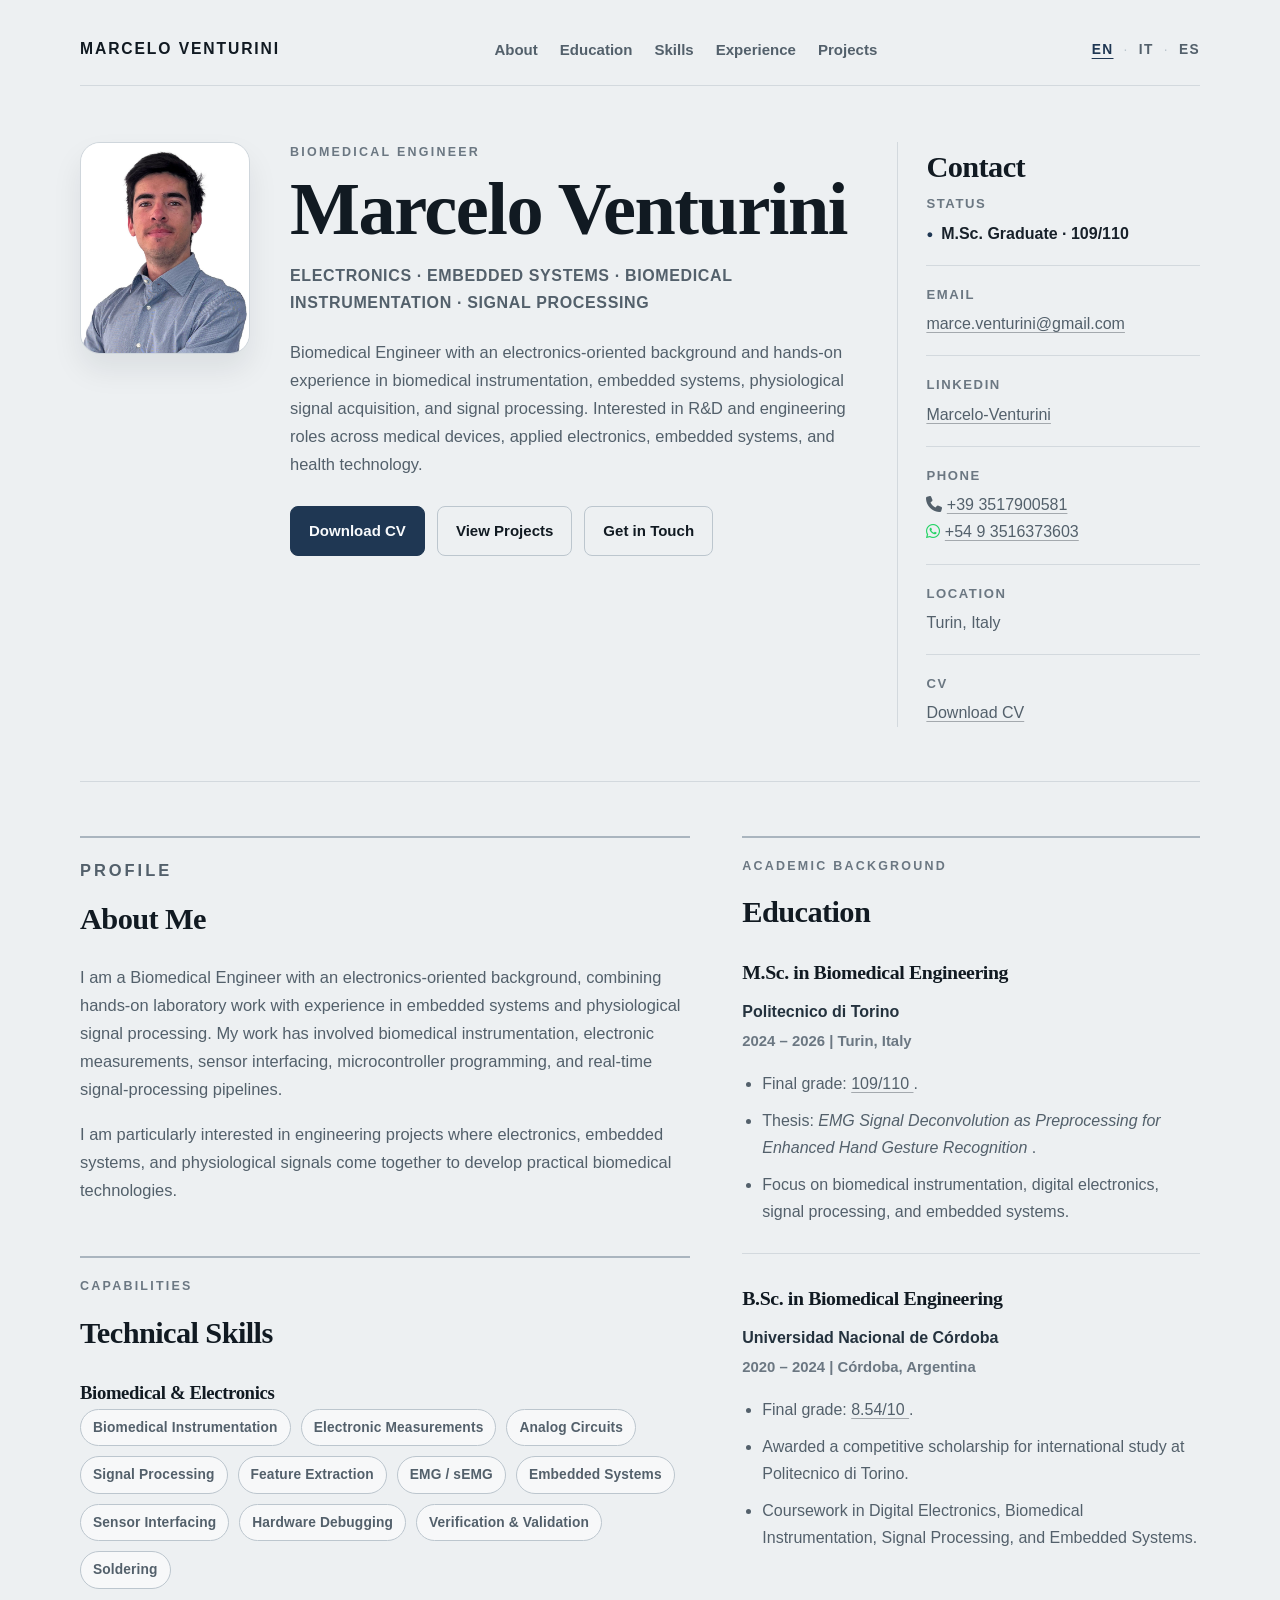
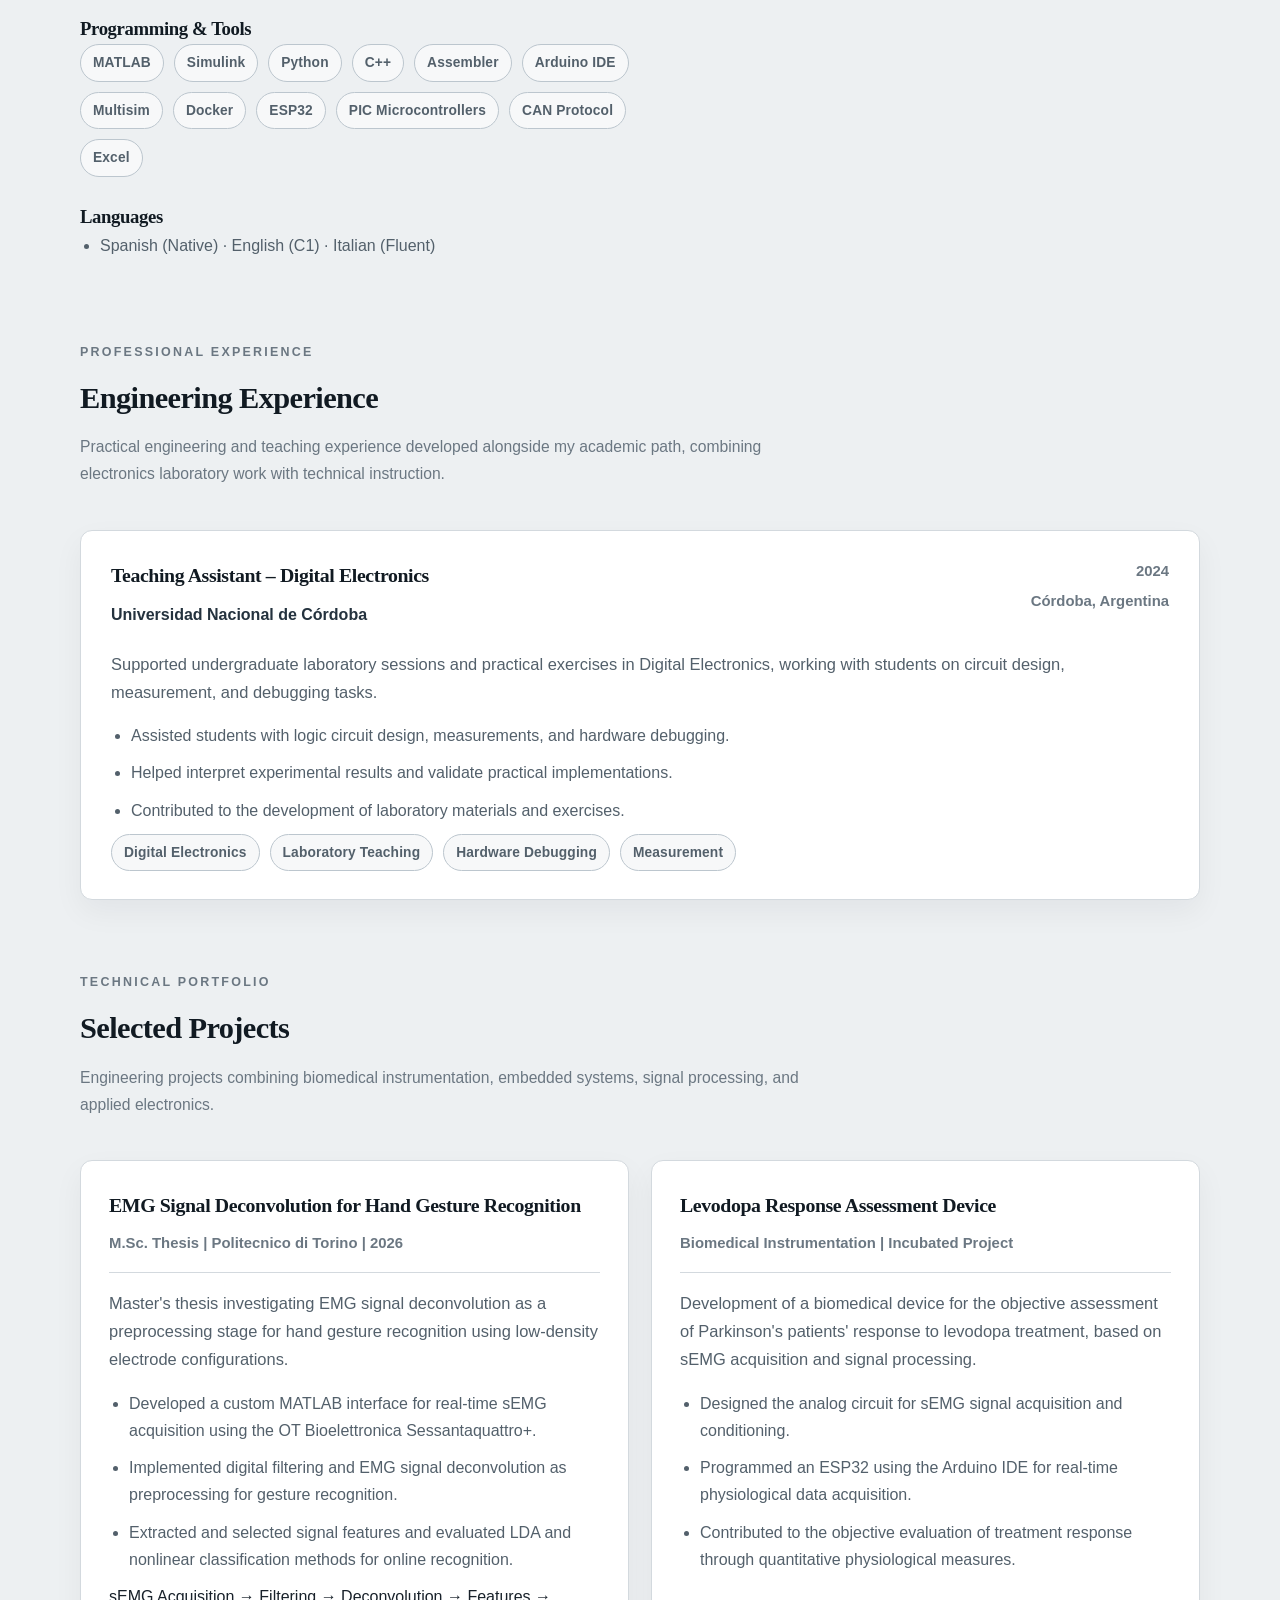
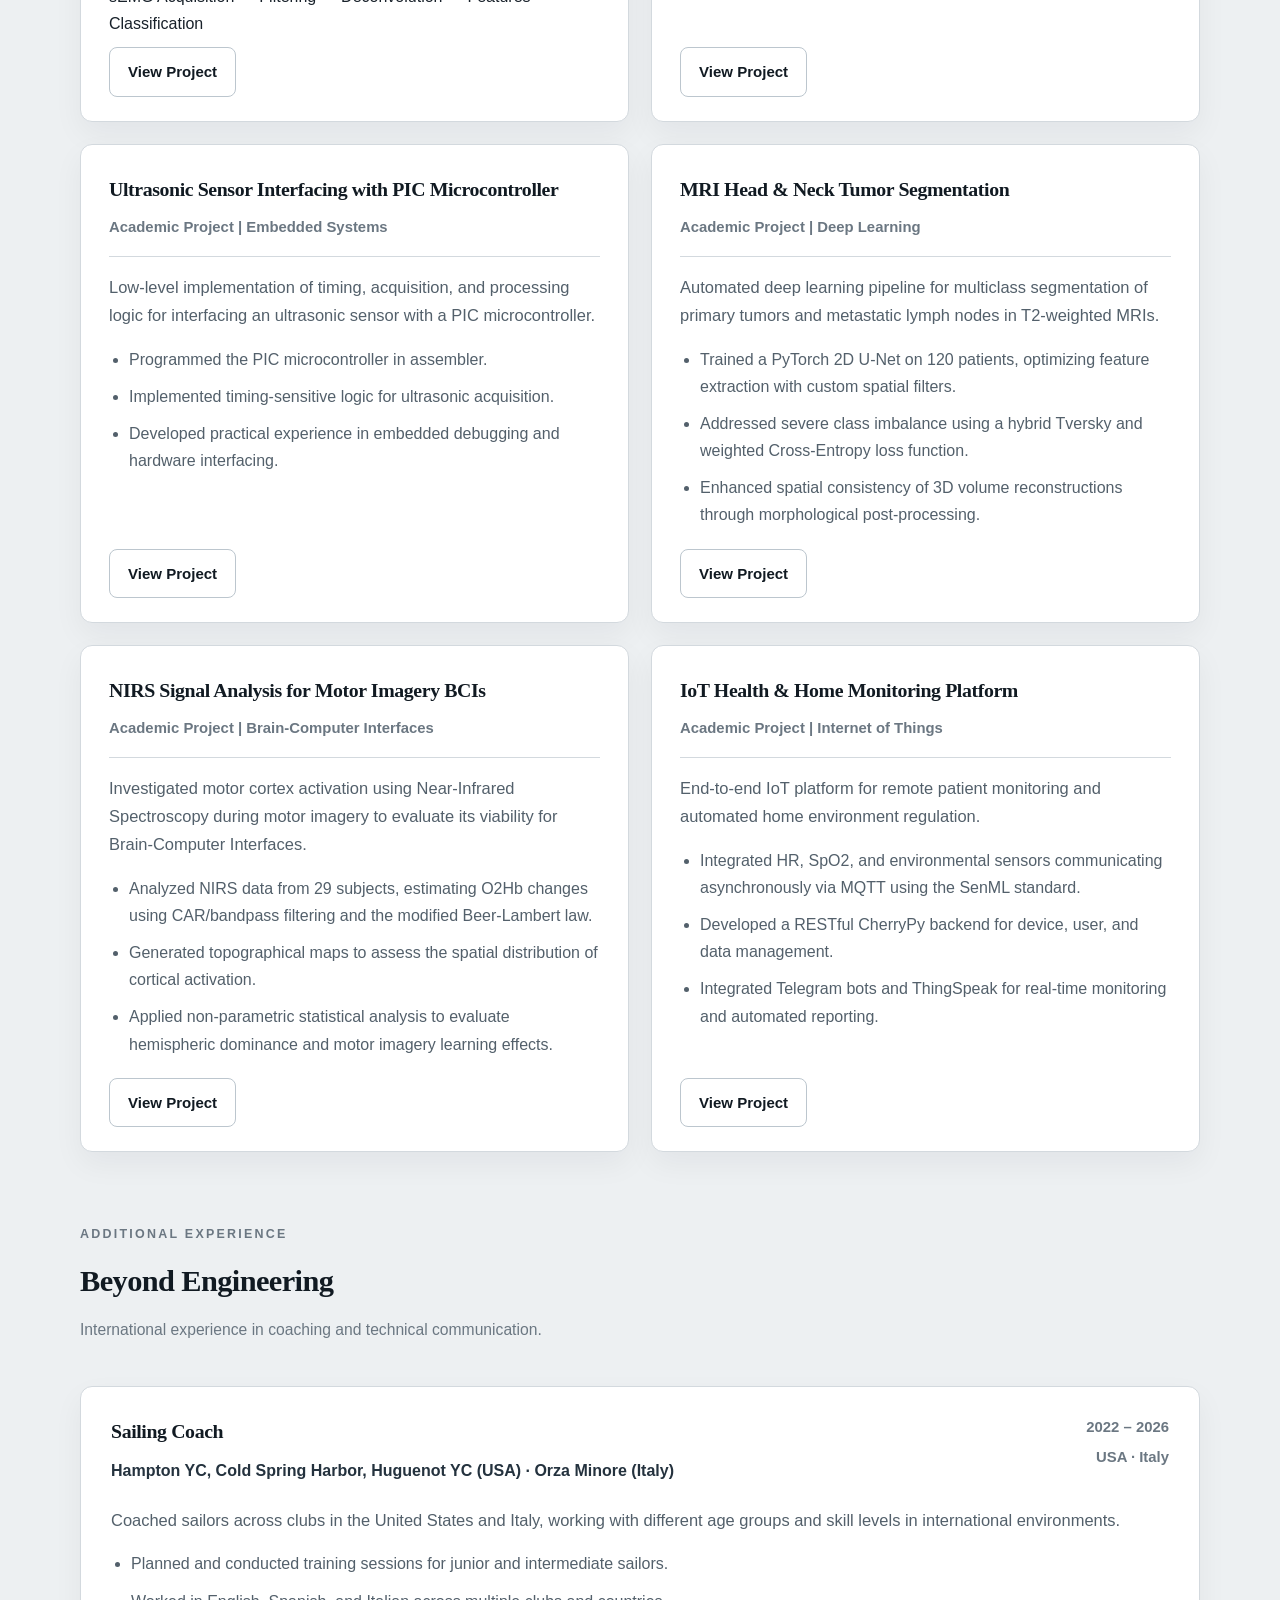
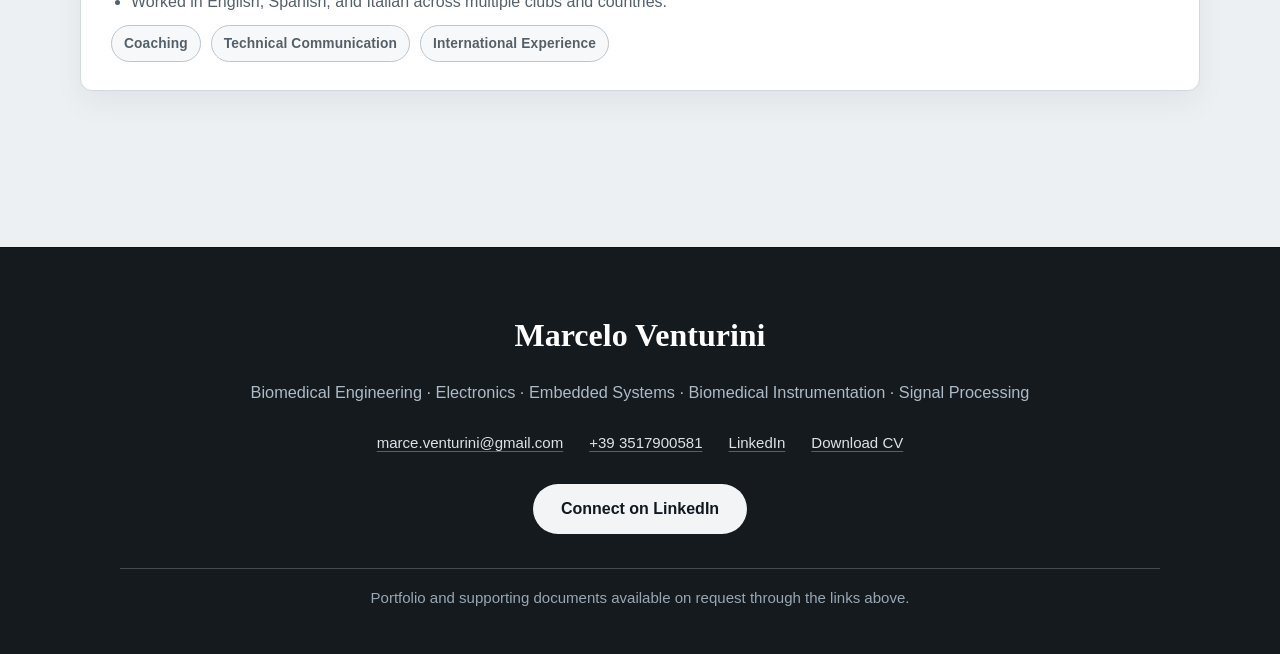
<file: index.html>
<!DOCTYPE html>
<html lang="en">
<head>
  <meta charset="UTF-8">
  <meta name="viewport" content="width=device-width, initial-scale=1.0">
  <title>Marcelo Venturini | Portfolio</title>
  <link rel="icon" type="image/svg+xml" href="favicon.svg">
  <link rel="stylesheet" href="style.css">
  <link rel="stylesheet" href="https://cdnjs.cloudflare.com/ajax/libs/font-awesome/6.4.0/css/all.min.css">
</head>

<body class="home-page">
  <div class="site-shell">

    <!-- ============================ TOP NAV ============================ -->
    <nav class="top-nav" aria-label="Primary">
      <a class="nav-brand" href="#home">Marcelo Venturini</a>

      <div class="nav-links">
        <a href="#about">About</a>
        <a href="#education">Education</a>
        <a href="#skills">Skills</a>
        <a href="#experience">Experience</a>
        <a href="#projects">Projects</a>
      </div>

      <div class="nav-lang" aria-label="Language">
        <a href="index.html" class="active-lang">EN</a>
        <span>·</span>
        <a href="it/index.html">IT</a>
        <span>·</span>
        <a href="es/index.html">ES</a>
      </div>
    </nav>


    <!-- ============================ HERO ============================ -->
    <header id="home" class="hero">

      <div class="hero-photo">
        <img src="profile.jpg" alt="Portrait of Marcelo Venturini">
      </div>

      <div class="hero-main">
        <p class="hero-label">Biomedical Engineer</p>

        <h1>Marcelo Venturini</h1>

        <p class="hero-role">
          Electronics · Embedded Systems · Biomedical Instrumentation · Signal Processing
        </p>

        <div class="home-intro">
          <p>
            Biomedical Engineer with an electronics-oriented background and hands-on
            experience in biomedical instrumentation, embedded systems, physiological
            signal acquisition, and signal processing. Interested in R&amp;D and
            engineering roles across medical devices, applied electronics, embedded
            systems, and health technology.
          </p>
        </div>

        <div class="hero-actions">
          <a class="button-primary"
             href="docs/CV_Marcelo_Venturini_EN.pdf"
             target="_blank">
            Download CV
          </a>

          <a href="#projects">View Projects</a>

          <a href="mailto:marce.venturini@gmail.com">Get in Touch</a>
        </div>
      </div>

      <aside class="hero-side">
        <div class="contact-block">
          <h2>Contact</h2>

          <dl class="contact-list">

            <div class="is-graduated">
              <dt>Status</dt>
              <dd>M.Sc. Graduate · 109/110</dd>
            </div>

            <div>
              <dt>Email</dt>
              <dd>
                <a href="mailto:marce.venturini@gmail.com">
                  marce.venturini@gmail.com
                </a>
              </dd>
            </div>

            <div>
              <dt>LinkedIn</dt>
              <dd>
                <a href="https://www.linkedin.com/in/marcelo-venturini-04aa05134/"
                   target="_blank">
                  Marcelo-Venturini
                </a>
              </dd>
            </div>

            <div>
              <dt>Phone</dt>
              <dd>
                <i class="fas fa-phone"></i>
                <a href="tel:+393517900581">+39 3517900581</a>
                <dd><i class="fab fa-whatsapp" style="color: #25D366;"></i> <a href="https://wa.me/5493516373603">+54 9 3516373603</a></dd>
              </dd>
            </div>

            <div>
              <dt>Location</dt>
              <dd>Turin, Italy</dd>
            </div>

            <div>
              <dt>CV</dt>
              <dd>
                <a href="docs/CV_Marcelo_Venturini_EN.pdf"
                   target="_blank">
                  Download CV
                </a>
              </dd>
            </div>

          </dl>
        </div>
      </aside>

    </header>


    <!-- ============================ MAIN ============================ -->
    <main class="home-content">


      <!-- ============================ INTRO & SKILLS ============================ -->
      <section class="intro-layout">

        <div class="intro-column intro-column-main">

          <!-- ABOUT -->
          <section id="about" class="content-block about-block">

            <div class="section-heading">
              <p class="section-label">Profile</p>
              <h2>About Me</h2>
            </div>

            <p>
              I am a Biomedical Engineer with an electronics-oriented background,
              combining hands-on laboratory work with experience in embedded systems
              and physiological signal processing. My work has involved biomedical
              instrumentation, electronic measurements, sensor interfacing,
              microcontroller programming, and real-time signal-processing pipelines.
            </p>

            <p>
              I am particularly interested in engineering projects where electronics,
              embedded systems, and physiological signals come together to develop
              practical biomedical technologies.
            </p>

          </section>

          <!-- SKILLS & LANGUAGES -->
          <section id="skills" class="sidebar-block">
            
            <div class="section-heading">
              <p class="section-label">Capabilities</p>
              <h2>Technical Skills</h2>
            </div>

            <h3>Biomedical &amp; Electronics</h3>
            <div class="tags" style="margin-bottom: 1.5rem;">
              <span class="tag">Biomedical Instrumentation</span>
              <span class="tag">Electronic Measurements</span>
              <span class="tag">Analog Circuits</span>
              <span class="tag">Signal Processing</span>
              <span class="tag">Feature Extraction</span>
              <span class="tag">EMG / sEMG</span>
              <span class="tag">Embedded Systems</span>
              <!--<span class="tag">Real-Time Systems</span>-->
              <span class="tag">Sensor Interfacing</span>
              <span class="tag">Hardware Debugging</span>
              <span class="tag">Verification & Validation</span>
              <span class="tag">Soldering</span>
            </div>

            <h3>Programming &amp; Tools</h3>
            <div class="tags" style="margin-bottom: 1.5rem;">
              <span class="tag">MATLAB</span>
              <span class="tag">Simulink</span>
              <span class="tag">Python</span>
              <span class="tag">C++</span>
              <span class="tag">Assembler</span>
              <span class="tag">Arduino IDE</span>
              <span class="tag">Multisim</span>
              <span class="tag">Docker</span>
              <span class="tag">ESP32</span>
              <span class="tag">PIC Microcontrollers</span>
              <span class="tag">CAN Protocol</span>
              <span class="tag">Excel</span>
            </div>

            <h3>Languages</h3>
            <ul class="compact-list">
              <li>Spanish (Native) · English (C1) · Italian (Fluent)</li>
            </ul>

          </section>

        </div>


        <!-- ============================ EDUCATION ============================ -->
        <div class="intro-column intro-column-secondary">

          <section id="education" class="sidebar-block">

            <div class="section-heading">
              <p class="section-label">Academic Background</p>
              <h2>Education</h2>
            </div>


            <article class="credential-item">

              <h3>M.Sc. in Biomedical Engineering</h3>

              <p class="credential-institution">
                Politecnico di Torino
              </p>

              <p class="credential-meta">
                2024 – 2026 | Turin, Italy
              </p>

              <ul class="compact-list">
                <li>
                  Final grade:
                  <a href="Certificates/PoliTo_Degree.pdf" target="_blank">
                    109/110
                  </a>.
                </li>

                <li>
                  Thesis:
                  <em>
                    EMG Signal Deconvolution as Preprocessing for Enhanced Hand Gesture Recognition
                  </em>.
                </li>

                <li>
                  Focus on biomedical instrumentation, digital electronics,
                  signal processing, and embedded systems.
                </li>
              </ul>

            </article>


            <article class="credential-item">

              <h3>B.Sc. in Biomedical Engineering</h3>

              <p class="credential-institution">
                Universidad Nacional de Córdoba
              </p>

              <p class="credential-meta">
                2020 – 2024 | Córdoba, Argentina
              </p>

              <ul class="compact-list">
                <li>
                  Final grade:
                  <a href="Certificates/Academic_Transcript_UNC.pdf" target="_blank">
                    8.54/10
                  </a>.
                </li>

                <li>
                  Awarded a competitive scholarship for international study
                  at Politecnico di Torino.
                </li>

                <li>
                  Coursework in Digital Electronics, Biomedical Instrumentation,
                  Signal Processing, and Embedded Systems.
                </li>
              </ul>

            </article>

          </section>

        </div>

      </section>


      <!-- ============================ ENGINEERING EXPERIENCE ============================ -->
      <section id="experience" class="content-section">

        <div class="section-heading">
          <p class="section-label">Professional Experience</p>

          <h2>Engineering Experience</h2>

          <p class="section-subtitle">
            Practical engineering and teaching experience developed alongside my
            academic path, combining electronics laboratory work with technical instruction.
          </p>
        </div>


        <div class="experience-list">

          <article class="experience-card">

            <div class="experience-header">

              <div>
                <h3>Teaching Assistant – Digital Electronics</h3>
                <p class="experience-company">
                  Universidad Nacional de Córdoba
                </p>
              </div>

              <div class="experience-meta">
                <span>2024</span>
                <span>Córdoba, Argentina</span>
              </div>

            </div>


            <p class="experience-summary">
              Supported undergraduate laboratory sessions and practical exercises
              in Digital Electronics, working with students on circuit design,
              measurement, and debugging tasks.
            </p>


            <ul class="experience-highlights">
              <li>
                Assisted students with logic circuit design, measurements,
                and hardware debugging.
              </li>

              <li>
                Helped interpret experimental results and validate
                practical implementations.
              </li>

              <li>
                Contributed to the development of laboratory materials and exercises.
              </li>
            </ul>


            <div class="experience-tags">
              <span class="tag">Digital Electronics</span>
              <span class="tag">Laboratory Teaching</span>
              <span class="tag">Hardware Debugging</span>
              <span class="tag">Measurement</span>
            </div>

          </article>

        </div>

      </section>


      <!-- ============================ PROJECTS ============================ -->
      <section id="projects" class="content-section">

        <div class="section-heading">

          <p class="section-label">Technical Portfolio</p>

          <h2>Selected Projects</h2>

          <p class="section-subtitle">
            Engineering projects combining biomedical instrumentation,
            embedded systems, signal processing, and applied electronics.
          </p>

        </div>


        <div class="projects-grid">


          <!-- ==================== PROJECT 1 — THESIS ==================== -->
          <article class="project-card">

            <div class="project-top">

              <h3>
                EMG Signal Deconvolution for Hand Gesture Recognition
              </h3>

              <p class="project-context">
                M.Sc. Thesis | Politecnico di Torino | 2026
              </p>

            </div>


            <p class="project-summary">
              Master's thesis investigating EMG signal deconvolution as a
              preprocessing stage for hand gesture recognition using
              low-density electrode configurations.
            </p>


            <ul class="project-highlights">

              <li>
                Developed a custom MATLAB interface for real-time sEMG
                acquisition using the OT Bioelettronica Sessantaquattro+.
              </li>

              <li>
                Implemented digital filtering and EMG signal deconvolution
                as preprocessing for gesture recognition.
              </li>

              <li>
                Extracted and selected signal features and evaluated LDA
                and nonlinear classification methods for online recognition.
              </li>

            </ul>


            <!-- Compact system architecture -->
            <div class="project-pipeline">

              <span>sEMG Acquisition</span>
              <span>→</span>
              <span>Filtering</span>
              <span>→</span>
              <span>Deconvolution</span>
              <span>→</span>
              <span>Features</span>
              <span>→</span>
              <span>Classification</span>

            </div>


            <div class="project-links">
              <a href="Projects/emg-thesis.pdf" target="_blank">
                View Project
              </a>
            </div>

          </article>


          <!-- ==================== PROJECT 2 — LEVODOPA ==================== -->
          <article class="project-card">

            <div class="project-top">

              <h3>
                Levodopa Response Assessment Device
              </h3>

              <p class="project-context">
                Biomedical Instrumentation | Incubated Project
              </p>

            </div>


            <p class="project-summary">
              Development of a biomedical device for the objective assessment
              of Parkinson's patients' response to levodopa treatment,
              based on sEMG acquisition and signal processing.
            </p>


            <ul class="project-highlights">

              <li>
                Designed the analog circuit for sEMG signal acquisition
                and conditioning.
              </li>

              <li>
                Programmed an ESP32 using the Arduino IDE for real-time
                physiological data acquisition.
              </li>

              <li>
                Contributed to the objective evaluation of treatment response
                through quantitative physiological measures.
              </li>

            </ul>


            <div class="project-links">
              <a href="Projects/levodopa-device.pdf" target="_blank">
                View Project
              </a>
            </div>

          </article>


          <!-- ==================== PROJECT 3 — PIC ==================== -->
          <article class="project-card">

            <div class="project-top">

              <h3>
                Ultrasonic Sensor Interfacing with PIC Microcontroller
              </h3>

              <p class="project-context">
                Academic Project | Embedded Systems
              </p>

            </div>


            <p class="project-summary">
              Low-level implementation of timing, acquisition, and processing
              logic for interfacing an ultrasonic sensor with a PIC microcontroller.
            </p>


            <ul class="project-highlights">

              <li>
                Programmed the PIC microcontroller in assembler.
              </li>

              <li>
                Implemented timing-sensitive logic for ultrasonic acquisition.
              </li>

              <li>
                Developed practical experience in embedded debugging
                and hardware interfacing.
              </li>

            </ul>


            <div class="project-links">
              <a href="Projects/ultrasonic-pic.pdf" target="_blank">
                View Project
              </a>
            </div>

          </article>


          <!-- ==================== PROJECT 4 — MRI ==================== -->
          <article class="project-card">

            <div class="project-top">

              <h3>
                MRI Head &amp; Neck Tumor Segmentation
              </h3>

              <p class="project-context">
                Academic Project | Deep Learning
              </p>

            </div>


            <p class="project-summary">
              Automated deep learning pipeline for multiclass segmentation
              of primary tumors and metastatic lymph nodes in T2-weighted MRIs.
            </p>


            <ul class="project-highlights">

              <li>
                Trained a PyTorch 2D U-Net on 120 patients, optimizing
                feature extraction with custom spatial filters.
              </li>

              <li>
                Addressed severe class imbalance using a hybrid Tversky
                and weighted Cross-Entropy loss function.
              </li>

              <li>
                Enhanced spatial consistency of 3D volume reconstructions
                through morphological post-processing.
              </li>

            </ul>


            <div class="project-links">
              <a href="Projects/eim.pdf" target="_blank">
                View Project
              </a>
            </div>

          </article>


          <!-- ==================== PROJECT 5 — NIRS ==================== -->
          <article class="project-card">

            <div class="project-top">

              <h3>
                NIRS Signal Analysis for Motor Imagery BCIs
              </h3>

              <p class="project-context">
                Academic Project | Brain-Computer Interfaces
              </p>

            </div>


            <p class="project-summary">
              Investigated motor cortex activation using Near-Infrared
              Spectroscopy during motor imagery to evaluate its viability
              for Brain-Computer Interfaces.
            </p>


            <ul class="project-highlights">

              <li>
                Analyzed NIRS data from 29 subjects, estimating O2Hb changes
                using CAR/bandpass filtering and the modified Beer-Lambert law.
              </li>

              <li>
                Generated topographical maps to assess the spatial distribution
                of cortical activation.
              </li>

              <li>
                Applied non-parametric statistical analysis to evaluate
                hemispheric dominance and motor imagery learning effects.
              </li>

            </ul>


            <div class="project-links">
              <a href="Projects/neuro.pdf" target="_blank">
                View Project
              </a>
            </div>

          </article>


          <!-- ==================== PROJECT 6 — IOT ==================== -->
          <article class="project-card">

            <div class="project-top">

              <h3>
                IoT Health &amp; Home Monitoring Platform
              </h3>

              <p class="project-context">
                Academic Project | Internet of Things
              </p>

            </div>


            <p class="project-summary">
              End-to-end IoT platform for remote patient monitoring
              and automated home environment regulation.
            </p>


            <ul class="project-highlights">

              <li>
                Integrated HR, SpO2, and environmental sensors communicating
                asynchronously via MQTT using the SenML standard.
              </li>

              <li>
                Developed a RESTful CherryPy backend for device,
                user, and data management.
              </li>

              <li>
                Integrated Telegram bots and ThingSpeak for real-time
                monitoring and automated reporting.
              </li>

            </ul>


            <div class="project-links">
              <a href="Projects/iot.pdf" target="_blank">
                View Project
              </a>
            </div>

          </article>


        </div>

      </section>

      <!-- ============================ ADDITIONAL EXPERIENCE ============================ -->
      <section id="other-experience" class="content-section">

        <div class="section-heading">
          <p class="section-label">Additional Experience</p>

          <h2>Beyond Engineering</h2>

          <p class="section-subtitle">
            International experience in coaching and technical communication.
          </p>
        </div>


        <div class="experience-list">

          <article class="experience-card">

            <div class="experience-header">

              <div>
                <h3>Sailing Coach</h3>

                <p class="experience-company">
                  Hampton YC, Cold Spring Harbor, Huguenot YC (USA)
                  · Orza Minore (Italy)
                </p>
              </div>

              <div class="experience-meta">
                <span>2022 – 2026</span>
                <span>USA · Italy</span>
              </div>

            </div>


            <p class="experience-summary">
              Coached sailors across clubs in the United States and Italy,
              working with different age groups and skill levels in
              international environments.
            </p>


            <ul class="experience-highlights">
              <li>
                Planned and conducted training sessions for junior and
                intermediate sailors.
              </li>

              <li>
                Worked in English, Spanish, and Italian across multiple clubs
                and countries.
              </li>
            </ul>


            <div class="experience-tags">
              <span class="tag">Coaching</span>
              <span class="tag">Technical Communication</span>
              <span class="tag">International Experience</span>
            </div>

          </article>

        </div>

      </section>


    </main>
  </div>


  <!-- ============================ FOOTER ============================ -->
  <footer class="site-footer">

    <div class="footer-inner">

      <p class="footer-name">
        Marcelo Venturini
      </p>

      <p class="footer-role">
        Biomedical Engineering · Electronics · Embedded Systems · Biomedical Instrumentation · Signal Processing
      </p>


      <div class="footer-links">

        <a href="mailto:marce.venturini@gmail.com">
          marce.venturini@gmail.com
        </a>

        <a href="tel:+393517900581">
          +39 3517900581
        </a>

        <a href="https://www.linkedin.com/in/marcelo-venturini-04aa05134/"
           target="_blank">
          LinkedIn
        </a>

        <a href="docs/CV_Marcelo_Venturini_EN.pdf"
           target="_blank">
          Download CV
        </a>

      </div>


      <div class="footer-cta">
        <a href="https://www.linkedin.com/in/marcelo-venturini-04aa05134/"
           target="_blank">
          Connect on LinkedIn
        </a>
      </div>


      <div class="footer-divider"></div>

      <p class="footer-note">
        Portfolio and supporting documents available on request through the links above.
      </p>

    </div>

  </footer>

</body>
</html>
</file>
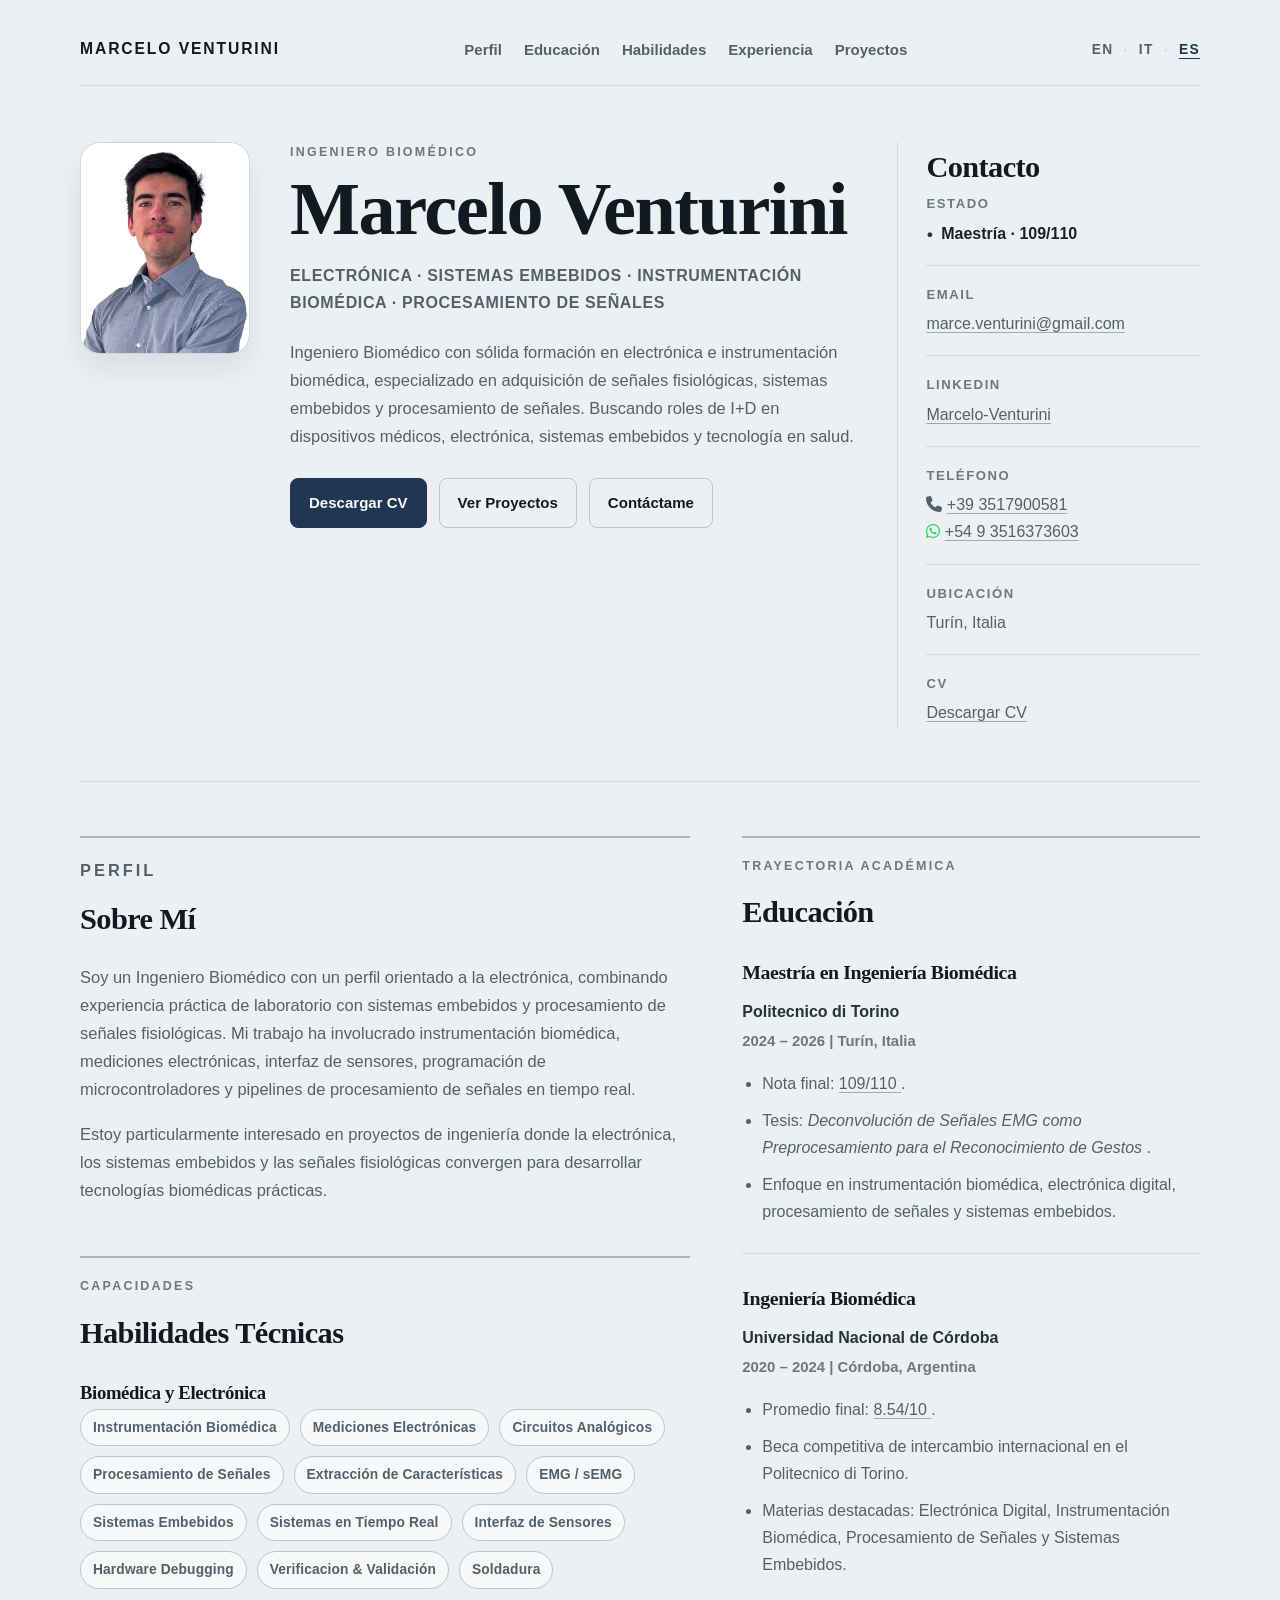
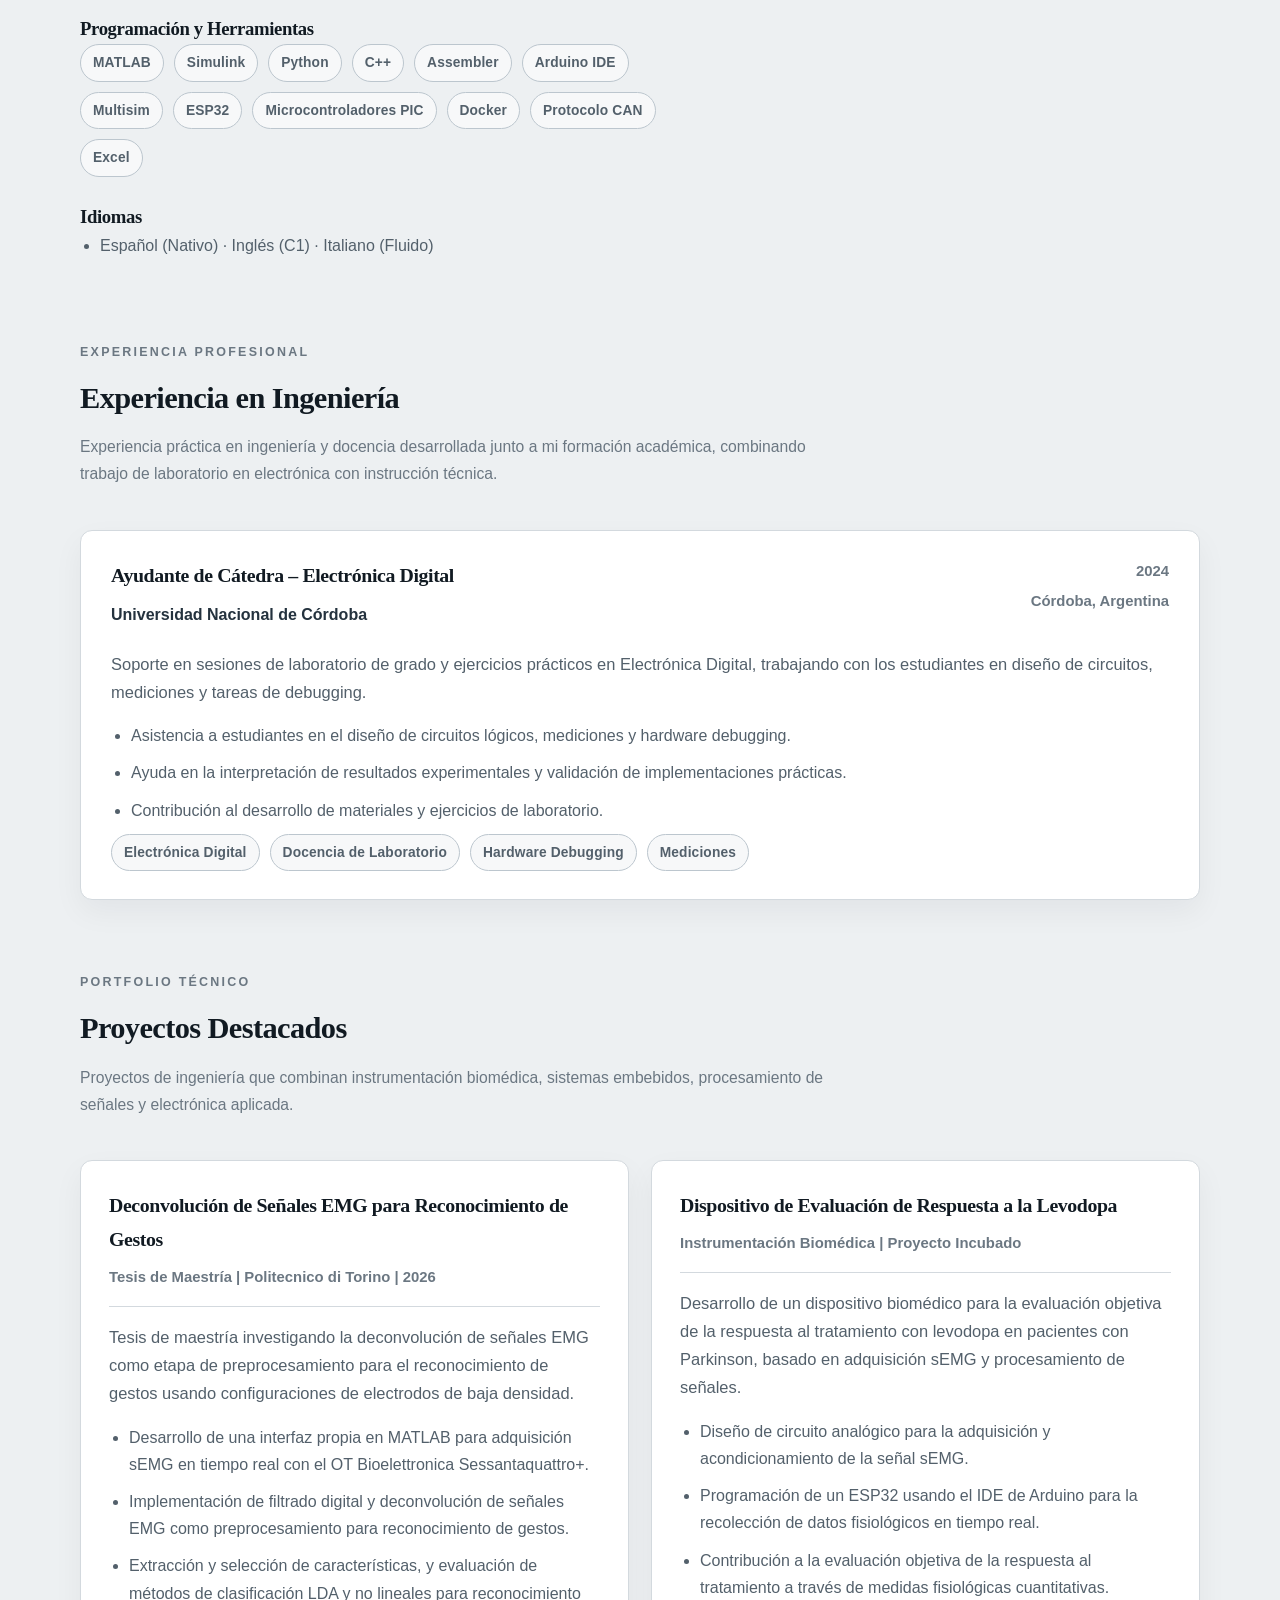
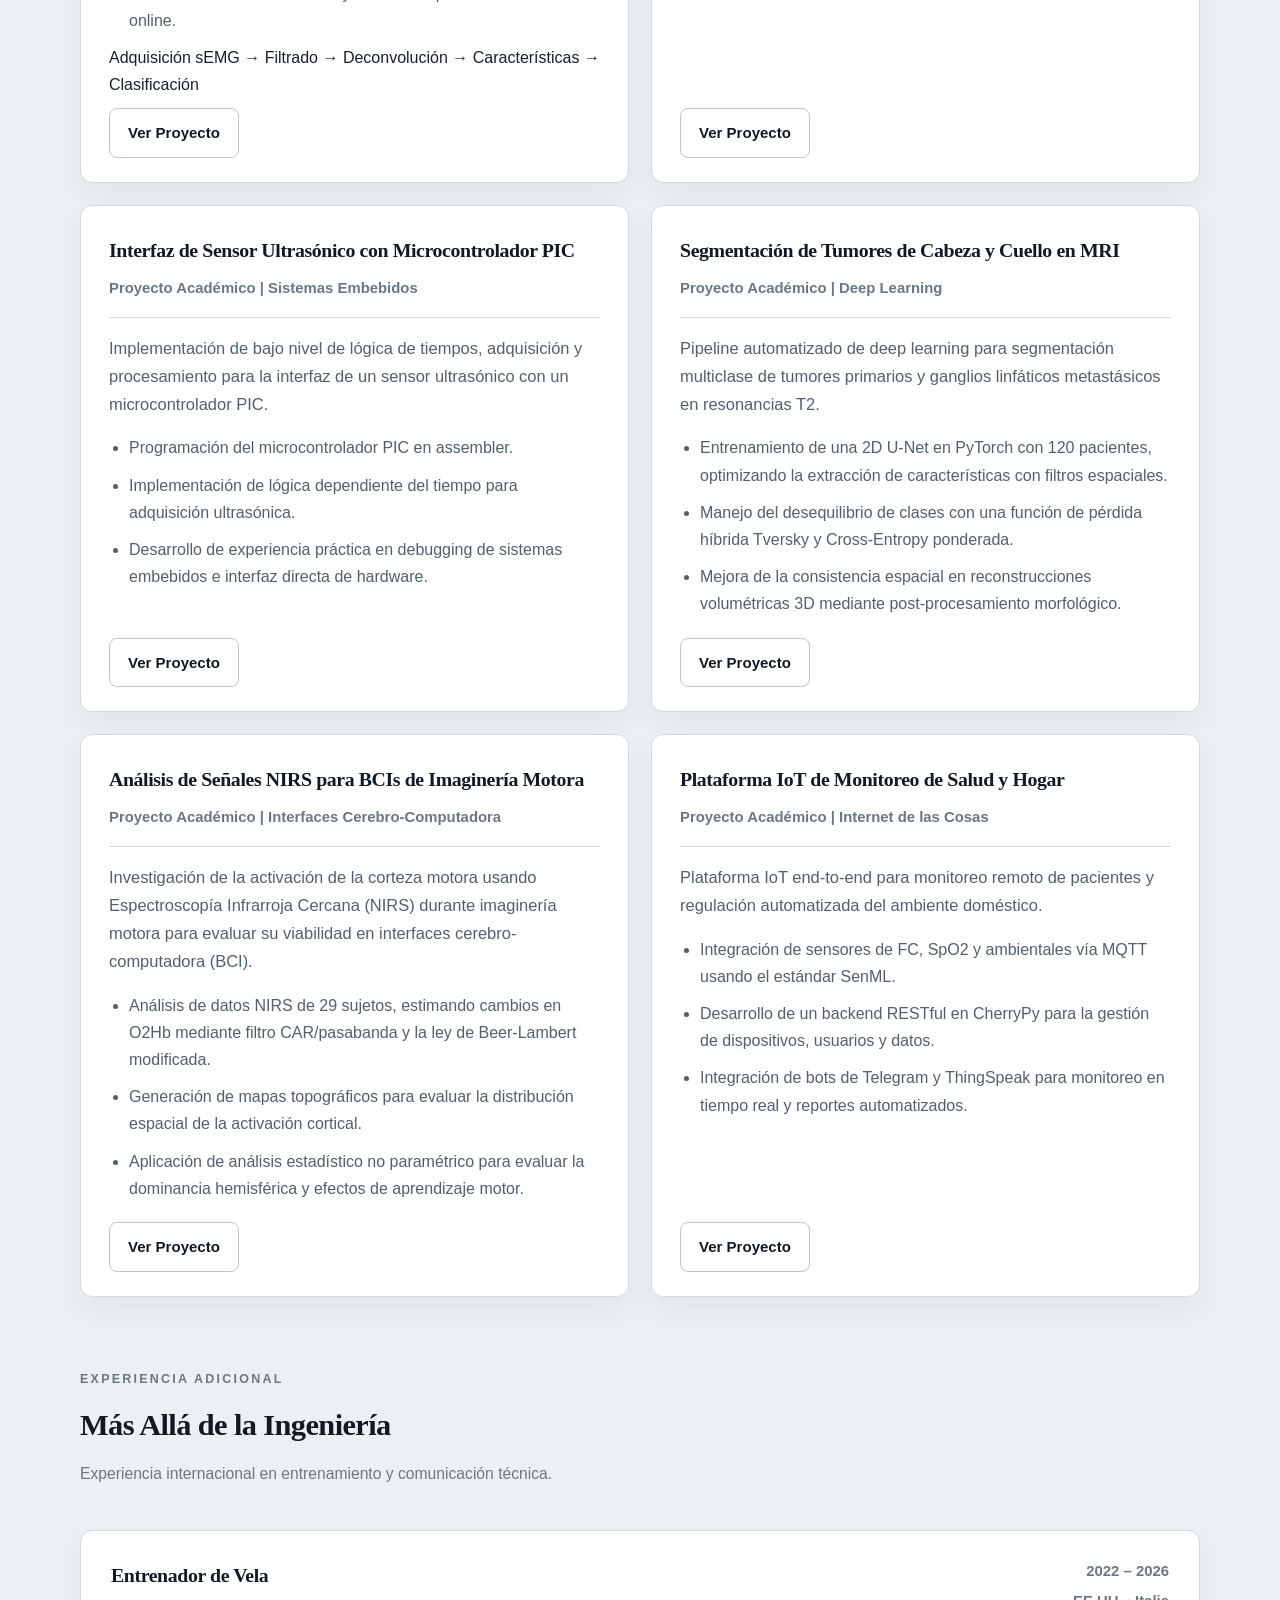
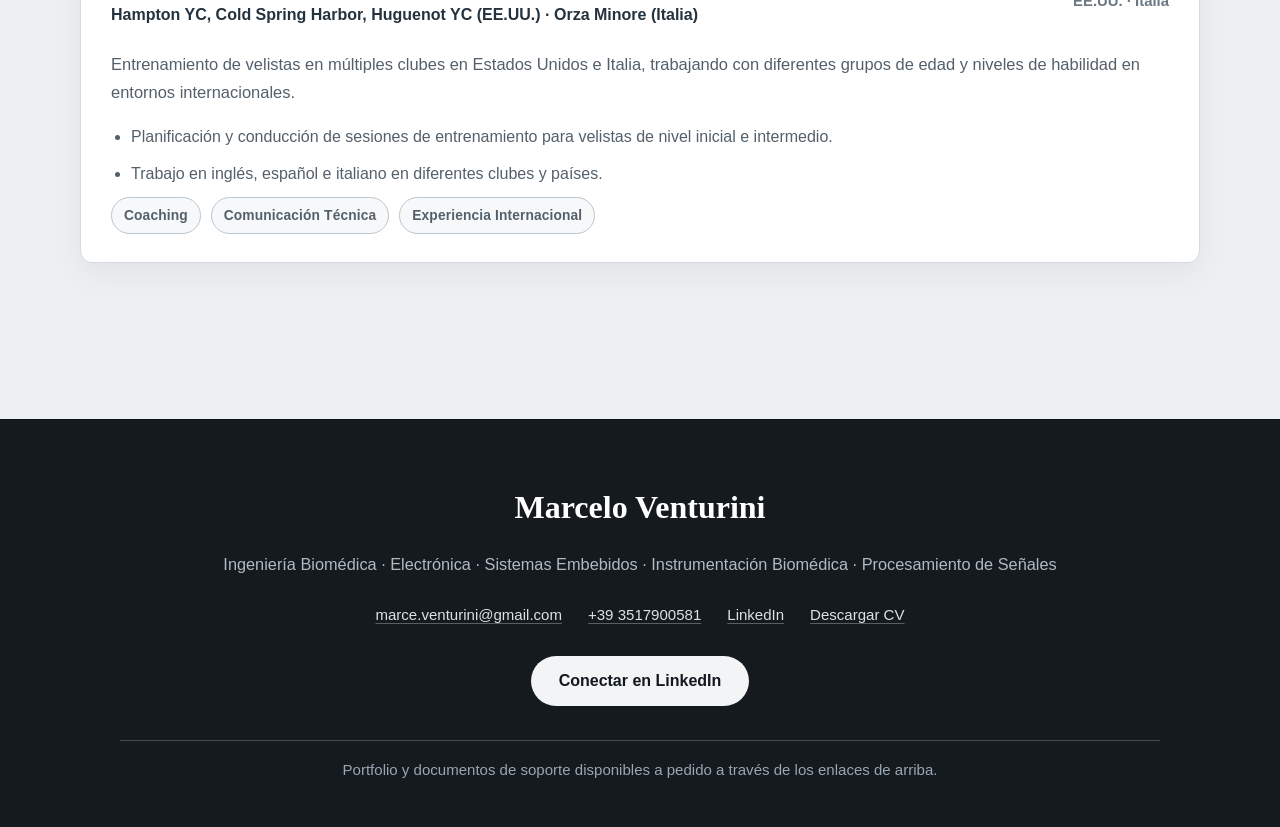
<file: es/index.html>
<!DOCTYPE html>
<html lang="es">
<head>
  <meta charset="UTF-8">
  <meta name="viewport" content="width=device-width, initial-scale=1.0">
  <title>Marcelo Venturini | Portfolio</title>
  <link rel="icon" type="image/svg+xml" href="../favicon.svg">
  <link rel="stylesheet" href="../style.css">
  <link rel="stylesheet" href="https://cdnjs.cloudflare.com/ajax/libs/font-awesome/6.4.0/css/all.min.css">
</head>

<body class="home-page">
  <div class="site-shell">

    <!-- ============================ TOP NAV ============================ -->
    <nav class="top-nav" aria-label="Primary">
      <a class="nav-brand" href="#home">Marcelo Venturini</a>

      <div class="nav-links">
        <a href="#about">Perfil</a>
        <a href="#education">Educación</a>
        <a href="#skills">Habilidades</a>
        <a href="#experience">Experiencia</a>
        <a href="#projects">Proyectos</a>
      </div>

      <div class="nav-lang" aria-label="Language">
        <a href="../index.html">EN</a>
        <span>·</span>
        <a href="../it/index.html">IT</a>
        <span>·</span>
        <a href="index.html" class="active-lang">ES</a>
      </div>
    </nav>


    <!-- ============================ HERO ============================ -->
    <header id="home" class="hero">

      <div class="hero-photo">
        <img src="../profile.jpg" alt="Retrato de Marcelo Venturini">
      </div>

      <div class="hero-main">
        <p class="hero-label">Ingeniero Biomédico</p>

        <h1>Marcelo Venturini</h1>

        <p class="hero-role">
          Electrónica · Sistemas Embebidos · Instrumentación Biomédica · Procesamiento de Señales
        </p>

        <div class="home-intro">
          <p>
            Ingeniero Biomédico con sólida formación en electrónica e instrumentación biomédica,
            especializado en adquisición de señales fisiológicas, sistemas embebidos
            y procesamiento de señales. Buscando roles de I+D en dispositivos médicos,
            electrónica, sistemas embebidos y tecnología en salud.
          </p>
        </div>

        <div class="hero-actions">
          <a class="button-primary"
             href="../docs/CV_Marcelo_Venturini_ES.pdf"
             target="_blank">
            Descargar CV
          </a>

          <a href="#projects">Ver Proyectos</a>

          <a href="mailto:marce.venturini@gmail.com">Contáctame</a>
        </div>
      </div>

      <aside class="hero-side">
        <div class="contact-block">
          <h2>Contacto</h2>

          <dl class="contact-list">

            <div class="is-graduated">
              <dt>Estado</dt>
              <dd>Maestría · 109/110</dd>
            </div>

            <div>
              <dt>Email</dt>
              <dd>
                <a href="mailto:marce.venturini@gmail.com">
                  marce.venturini@gmail.com
                </a>
              </dd>
            </div>

            <div>
              <dt>LinkedIn</dt>
              <dd>
                <a href="https://www.linkedin.com/in/marcelo-venturini-04aa05134/"
                   target="_blank">
                  Marcelo-Venturini
                </a>
              </dd>
            </div>

            <div>
              <dt>Teléfono</dt>
              <dd>
                <i class="fas fa-phone"></i> <a href="tel:+393517900581">+39 3517900581</a><br>
                <i class="fab fa-whatsapp" style="color: #25D366;"></i> <a href="https://wa.me/5493516373603">+54 9 3516373603</a>
              </dd>
            </div>

            <div>
              <dt>Ubicación</dt>
              <dd>Turín, Italia</dd>
            </div>

            <div>
              <dt>CV</dt>
              <dd>
                <a href="../docs/CV_Marcelo_Venturini_ES.pdf"
                   target="_blank">
                  Descargar CV
                </a>
              </dd>
            </div>

          </dl>
        </div>
      </aside>

    </header>


    <!-- ============================ MAIN ============================ -->
    <main class="home-content">


      <!-- ============================ INTRO & SKILLS ============================ -->
      <section class="intro-layout">

        <div class="intro-column intro-column-main">

          <!-- ABOUT -->
          <section id="about" class="content-block about-block">

            <div class="section-heading">
              <p class="section-label">Perfil</p>
              <h2>Sobre Mí</h2>
            </div>

            <p>
              Soy un Ingeniero Biomédico con un perfil orientado a la electrónica,
              combinando experiencia práctica de laboratorio con sistemas embebidos
              y procesamiento de señales fisiológicas. Mi trabajo ha involucrado instrumentación
              biomédica, mediciones electrónicas, interfaz de sensores, programación
              de microcontroladores y pipelines de procesamiento de señales en tiempo real.
            </p>

            <p>
              Estoy particularmente interesado en proyectos de ingeniería donde la electrónica,
              los sistemas embebidos y las señales fisiológicas convergen para desarrollar
              tecnologías biomédicas prácticas.
            </p>

          </section>

          <!-- SKILLS & LANGUAGES -->
          <section id="skills" class="sidebar-block">
            
            <div class="section-heading">
              <p class="section-label">Capacidades</p>
              <h2>Habilidades Técnicas</h2>
            </div>

            <h3>Biomédica y Electrónica</h3>
            <div class="tags" style="margin-bottom: 1.5rem;">
              <span class="tag">Instrumentación Biomédica</span>
              <span class="tag">Mediciones Electrónicas</span>
              <span class="tag">Circuitos Analógicos</span>
              <span class="tag">Procesamiento de Señales</span>
              <span class="tag">Extracción de Características</span>
              <span class="tag">EMG / sEMG</span>
              <span class="tag">Sistemas Embebidos</span>
              <span class="tag">Sistemas en Tiempo Real</span>
              <span class="tag">Interfaz de Sensores</span>
              <span class="tag">Hardware Debugging</span>
              <span class="tag">Verificacion & Validación</span>
              <span class="tag">Soldadura</span>
            </div>

            <h3>Programación y Herramientas</h3>
            <div class="tags" style="margin-bottom: 1.5rem;">
              <span class="tag">MATLAB</span>
              <span class="tag">Simulink</span>
              <span class="tag">Python</span>
              <span class="tag">C++</span>
              <span class="tag">Assembler</span>
              <span class="tag">Arduino IDE</span>
              <span class="tag">Multisim</span>
              <span class="tag">ESP32</span>
              <span class="tag">Microcontroladores PIC</span>
              <span class="tag">Docker</span>
              <span class="tag">Protocolo CAN</span>
              <span class="tag">Excel</span>
            </div>

            <h3>Idiomas</h3>
            <ul class="compact-list">
              <li>Español (Nativo) · Inglés (C1) · Italiano (Fluido)</li>
            </ul>

          </section>

        </div>


        <!-- ============================ EDUCATION ============================ -->
        <div class="intro-column intro-column-secondary">

          <section id="education" class="sidebar-block">

            <div class="section-heading">
              <p class="section-label">Trayectoria Académica</p>
              <h2>Educación</h2>
            </div>


            <article class="credential-item">

              <h3>Maestría en Ingeniería Biomédica</h3>

              <p class="credential-institution">
                Politecnico di Torino
              </p>

              <p class="credential-meta">
                2024 – 2026 | Turín, Italia
              </p>

              <ul class="compact-list">
                <li>
                  Nota final:
                  <a href="../Certificates/PoliTo_Degree.pdf" target="_blank">
                    109/110
                  </a>.
                </li>

                <li>
                  Tesis:
                  <em>
                    Deconvolución de Señales EMG como Preprocesamiento para el Reconocimiento de Gestos
                  </em>.
                </li>

                <li>
                  Enfoque en instrumentación biomédica, electrónica digital,
                  procesamiento de señales y sistemas embebidos.
                </li>
              </ul>

            </article>


            <article class="credential-item">

              <h3>Ingeniería Biomédica</h3>

              <p class="credential-institution">
                Universidad Nacional de Córdoba
              </p>

              <p class="credential-meta">
                2020 – 2024 | Córdoba, Argentina
              </p>

              <ul class="compact-list">
                <li>
                  Promedio final:
                  <a href="../Certificates/Academic_Transcript_UNC.pdf" target="_blank">
                    8.54/10
                  </a>.
                </li>

                <li>
                  Beca competitiva de intercambio internacional en el
                  Politecnico di Torino.
                </li>

                <li>
                  Materias destacadas: Electrónica Digital, Instrumentación Biomédica,
                  Procesamiento de Señales y Sistemas Embebidos.
                </li>
              </ul>

            </article>

          </section>

        </div>

      </section>


      <!-- ============================ ENGINEERING EXPERIENCE ============================ -->
      <section id="experience" class="content-section">

        <div class="section-heading">
          <p class="section-label">Experiencia Profesional</p>

          <h2>Experiencia en Ingeniería</h2>

          <p class="section-subtitle">
            Experiencia práctica en ingeniería y docencia desarrollada junto a mi formación
            académica, combinando trabajo de laboratorio en electrónica con instrucción técnica.
          </p>
        </div>


        <div class="experience-list">

          <article class="experience-card">

            <div class="experience-header">

              <div>
                <h3>Ayudante de Cátedra – Electrónica Digital</h3>
                <p class="experience-company">
                  Universidad Nacional de Córdoba
                </p>
              </div>

              <div class="experience-meta">
                <span>2024</span>
                <span>Córdoba, Argentina</span>
              </div>

            </div>


            <p class="experience-summary">
              Soporte en sesiones de laboratorio de grado y ejercicios prácticos en
              Electrónica Digital, trabajando con los estudiantes en diseño de circuitos,
              mediciones y tareas de debugging.
            </p>


            <ul class="experience-highlights">
              <li>
                Asistencia a estudiantes en el diseño de circuitos lógicos,
                mediciones y hardware debugging.
              </li>

              <li>
                Ayuda en la interpretación de resultados experimentales y validación
                de implementaciones prácticas.
              </li>

              <li>
                Contribución al desarrollo de materiales y ejercicios de laboratorio.
              </li>
            </ul>


            <div class="experience-tags">
              <span class="tag">Electrónica Digital</span>
              <span class="tag">Docencia de Laboratorio</span>
              <span class="tag">Hardware Debugging</span>
              <span class="tag">Mediciones</span>
            </div>

          </article>

        </div>

      </section>


      <!-- ============================ PROJECTS ============================ -->
      <section id="projects" class="content-section">

        <div class="section-heading">

          <p class="section-label">Portfolio Técnico</p>

          <h2>Proyectos Destacados</h2>

          <p class="section-subtitle">
            Proyectos de ingeniería que combinan instrumentación biomédica,
            sistemas embebidos, procesamiento de señales y electrónica aplicada.
          </p>

        </div>


        <div class="projects-grid">


          <!-- ==================== PROJECT 1 — THESIS ==================== -->
          <article class="project-card">

            <div class="project-top">

              <h3>
                Deconvolución de Señales EMG para Reconocimiento de Gestos
              </h3>

              <p class="project-context">
                Tesis de Maestría | Politecnico di Torino | 2026
              </p>

            </div>


            <p class="project-summary">
              Tesis de maestría investigando la deconvolución de señales EMG
              como etapa de preprocesamiento para el reconocimiento de gestos
              usando configuraciones de electrodos de baja densidad.
            </p>


            <ul class="project-highlights">

              <li>
                Desarrollo de una interfaz propia en MATLAB para adquisición sEMG
                en tiempo real con el OT Bioelettronica Sessantaquattro+.
              </li>

              <li>
                Implementación de filtrado digital y deconvolución de señales EMG
                como preprocesamiento para reconocimiento de gestos.
              </li>

              <li>
                Extracción y selección de características, y evaluación de métodos
                de clasificación LDA y no lineales para reconocimiento online.
              </li>

            </ul>


            <!-- Compact system architecture -->
            <div class="project-pipeline">

              <span>Adquisición sEMG</span>
              <span>→</span>
              <span>Filtrado</span>
              <span>→</span>
              <span>Deconvolución</span>
              <span>→</span>
              <span>Características</span>
              <span>→</span>
              <span>Clasificación</span>

            </div>


            <div class="project-links">
              <a href="../Projects/emg-thesis.pdf" target="_blank">
                Ver Proyecto
              </a>
            </div>

          </article>


          <!-- ==================== PROJECT 2 — LEVODOPA ==================== -->
          <article class="project-card">

            <div class="project-top">

              <h3>
                Dispositivo de Evaluación de Respuesta a la Levodopa
              </h3>

              <p class="project-context">
                Instrumentación Biomédica | Proyecto Incubado
              </p>

            </div>


            <p class="project-summary">
              Desarrollo de un dispositivo biomédico para la evaluación objetiva de la
              respuesta al tratamiento con levodopa en pacientes con Parkinson,
              basado en adquisición sEMG y procesamiento de señales.
            </p>


            <ul class="project-highlights">

              <li>
                Diseño de circuito analógico para la adquisición
                y acondicionamiento de la señal sEMG.
              </li>

              <li>
                Programación de un ESP32 usando el IDE de Arduino
                para la recolección de datos fisiológicos en tiempo real.
              </li>

              <li>
                Contribución a la evaluación objetiva de la respuesta al tratamiento
                a través de medidas fisiológicas cuantitativas.
              </li>

            </ul>


            <div class="project-links">
              <a href="../Projects/levodopa-device.pdf" target="_blank">
                Ver Proyecto
              </a>
            </div>

          </article>


          <!-- ==================== PROJECT 3 — PIC ==================== -->
          <article class="project-card">

            <div class="project-top">

              <h3>
                Interfaz de Sensor Ultrasónico con Microcontrolador PIC
              </h3>

              <p class="project-context">
                Proyecto Académico | Sistemas Embebidos
              </p>

            </div>


            <p class="project-summary">
              Implementación de bajo nivel de lógica de tiempos, adquisición y
              procesamiento para la interfaz de un sensor ultrasónico con un microcontrolador PIC.
            </p>


            <ul class="project-highlights">

              <li>
                Programación del microcontrolador PIC en assembler.
              </li>

              <li>
                Implementación de lógica dependiente del tiempo para adquisición ultrasónica.
              </li>

              <li>
                Desarrollo de experiencia práctica en debugging de sistemas embebidos
                e interfaz directa de hardware.
              </li>

            </ul>


            <div class="project-links">
              <a href="../Projects/ultrasonic-pic.pdf" target="_blank">
                Ver Proyecto
              </a>
            </div>

          </article>


          <!-- ==================== PROJECT 4 — MRI ==================== -->
          <article class="project-card">

            <div class="project-top">

              <h3>
                Segmentación de Tumores de Cabeza y Cuello en MRI
              </h3>

              <p class="project-context">
                Proyecto Académico | Deep Learning
              </p>

            </div>


            <p class="project-summary">
              Pipeline automatizado de deep learning para segmentación multiclase
              de tumores primarios y ganglios linfáticos metastásicos en resonancias T2.
            </p>


            <ul class="project-highlights">

              <li>
                Entrenamiento de una 2D U-Net en PyTorch con 120 pacientes,
                optimizando la extracción de características con filtros espaciales.
              </li>

              <li>
                Manejo del desequilibrio de clases con una función de pérdida híbrida
                Tversky y Cross-Entropy ponderada.
              </li>

              <li>
                Mejora de la consistencia espacial en reconstrucciones volumétricas 3D
                mediante post-procesamiento morfológico.
              </li>

            </ul>


            <div class="project-links">
              <a href="../Projects/eim.pdf" target="_blank">
                Ver Proyecto
              </a>
            </div>

          </article>


          <!-- ==================== PROJECT 5 — NIRS ==================== -->
          <article class="project-card">

            <div class="project-top">

              <h3>
                Análisis de Señales NIRS para BCIs de Imaginería Motora
              </h3>

              <p class="project-context">
                Proyecto Académico | Interfaces Cerebro-Computadora
              </p>

            </div>


            <p class="project-summary">
              Investigación de la activación de la corteza motora usando Espectroscopía
              Infrarroja Cercana (NIRS) durante imaginería motora para evaluar su
              viabilidad en interfaces cerebro-computadora (BCI).
            </p>


            <ul class="project-highlights">

              <li>
                Análisis de datos NIRS de 29 sujetos, estimando cambios en O2Hb
                mediante filtro CAR/pasabanda y la ley de Beer-Lambert modificada.
              </li>

              <li>
                Generación de mapas topográficos para evaluar la distribución espacial
                de la activación cortical.
              </li>

              <li>
                Aplicación de análisis estadístico no paramétrico para evaluar
                la dominancia hemisférica y efectos de aprendizaje motor.
              </li>

            </ul>


            <div class="project-links">
              <a href="../Projects/neuro.pdf" target="_blank">
                Ver Proyecto
              </a>
            </div>

          </article>


          <!-- ==================== PROJECT 6 — IOT ==================== -->
          <article class="project-card">

            <div class="project-top">

              <h3>
                Plataforma IoT de Monitoreo de Salud y Hogar
              </h3>

              <p class="project-context">
                Proyecto Académico | Internet de las Cosas
              </p>

            </div>


            <p class="project-summary">
              Plataforma IoT end-to-end para monitoreo remoto de pacientes
              y regulación automatizada del ambiente doméstico.
            </p>


            <ul class="project-highlights">

              <li>
                Integración de sensores de FC, SpO2 y ambientales vía MQTT
                usando el estándar SenML.
              </li>

              <li>
                Desarrollo de un backend RESTful en CherryPy para la gestión de
                dispositivos, usuarios y datos.
              </li>

              <li>
                Integración de bots de Telegram y ThingSpeak para monitoreo en
                tiempo real y reportes automatizados.
              </li>

            </ul>


            <div class="project-links">
              <a href="../Projects/iot.pdf" target="_blank">
                Ver Proyecto
              </a>
            </div>

          </article>


        </div>

      </section>

      <!-- ============================ ADDITIONAL EXPERIENCE ============================ -->
      <section id="other-experience" class="content-section">

        <div class="section-heading">
          <p class="section-label">Experiencia Adicional</p>

          <h2>Más Allá de la Ingeniería</h2>

          <p class="section-subtitle">
            Experiencia internacional en entrenamiento y comunicación técnica.
          </p>
        </div>


        <div class="experience-list">

          <article class="experience-card">

            <div class="experience-header">

              <div>
                <h3>Entrenador de Vela</h3>

                <p class="experience-company">
                  Hampton YC, Cold Spring Harbor, Huguenot YC (EE.UU.)
                  · Orza Minore (Italia)
                </p>
              </div>

              <div class="experience-meta">
                <span>2022 – 2026</span>
                <span>EE.UU. · Italia</span>
              </div>

            </div>


            <p class="experience-summary">
              Entrenamiento de velistas en múltiples clubes en Estados Unidos e Italia,
              trabajando con diferentes grupos de edad y niveles de habilidad
              en entornos internacionales.
            </p>


            <ul class="experience-highlights">
              <li>
                Planificación y conducción de sesiones de entrenamiento para velistas
                de nivel inicial e intermedio.
              </li>

              <li>
                Trabajo en inglés, español e italiano en diferentes clubes y países.
              </li>
            </ul>


            <div class="experience-tags">
              <span class="tag">Coaching</span>
              <span class="tag">Comunicación Técnica</span>
              <span class="tag">Experiencia Internacional</span>
            </div>

          </article>

        </div>

      </section>


    </main>
  </div>


  <!-- ============================ FOOTER ============================ -->
  <footer class="site-footer">

    <div class="footer-inner">

      <p class="footer-name">
        Marcelo Venturini
      </p>

      <p class="footer-role">
        Ingeniería Biomédica · Electrónica · Sistemas Embebidos · Instrumentación Biomédica · Procesamiento de Señales
      </p>


      <div class="footer-links">

        <a href="mailto:marce.venturini@gmail.com">
          marce.venturini@gmail.com
        </a>

        <a href="tel:+393517900581">
          +39 3517900581
        </a>

        <a href="https://www.linkedin.com/in/marcelo-venturini-04aa05134/"
           target="_blank">
          LinkedIn
        </a>

        <a href="../docs/CV_Marcelo_Venturini_ES.pdf"
           target="_blank">
          Descargar CV
        </a>

      </div>


      <div class="footer-cta">
        <a href="https://www.linkedin.com/in/marcelo-venturini-04aa05134/"
           target="_blank">
          Conectar en LinkedIn
        </a>
      </div>


      <div class="footer-divider"></div>

      <p class="footer-note">
        Portfolio y documentos de soporte disponibles a pedido a través de los enlaces de arriba.
      </p>

    </div>

  </footer>

</body>
</html>
</file>
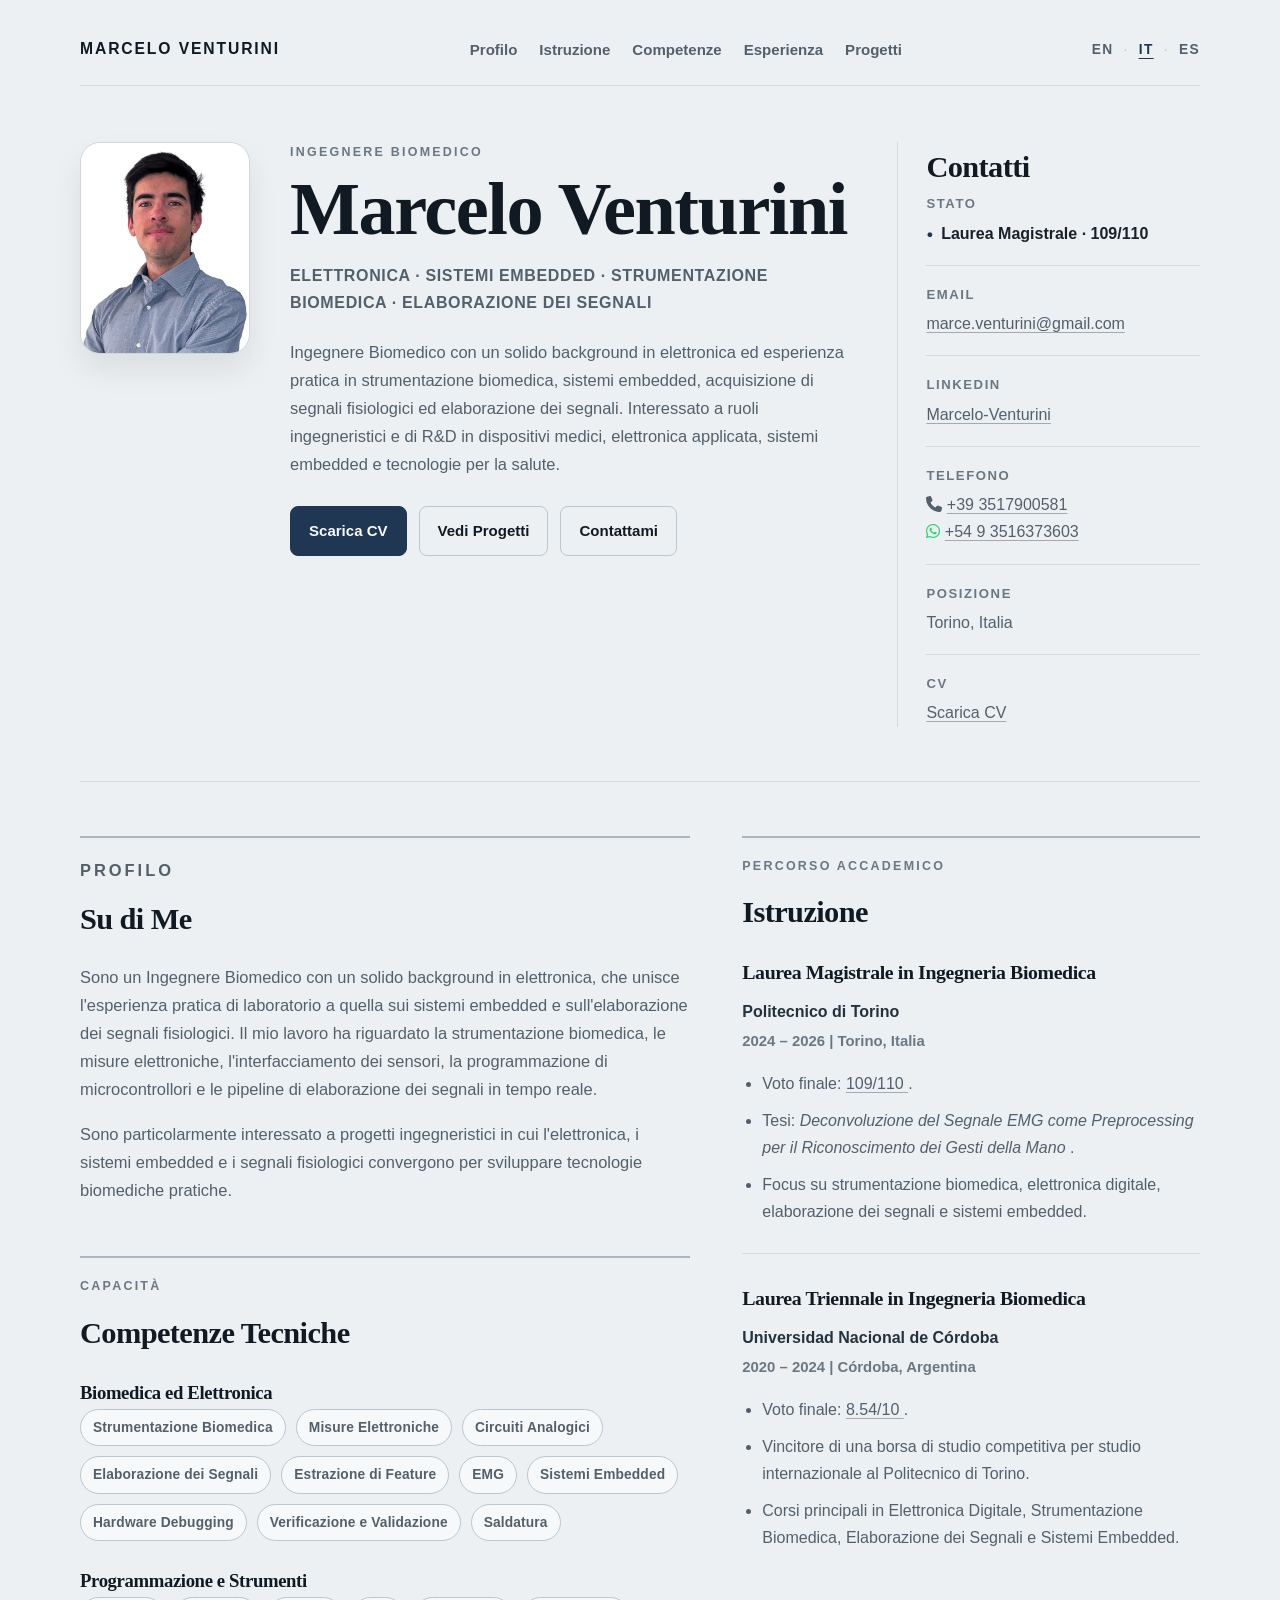
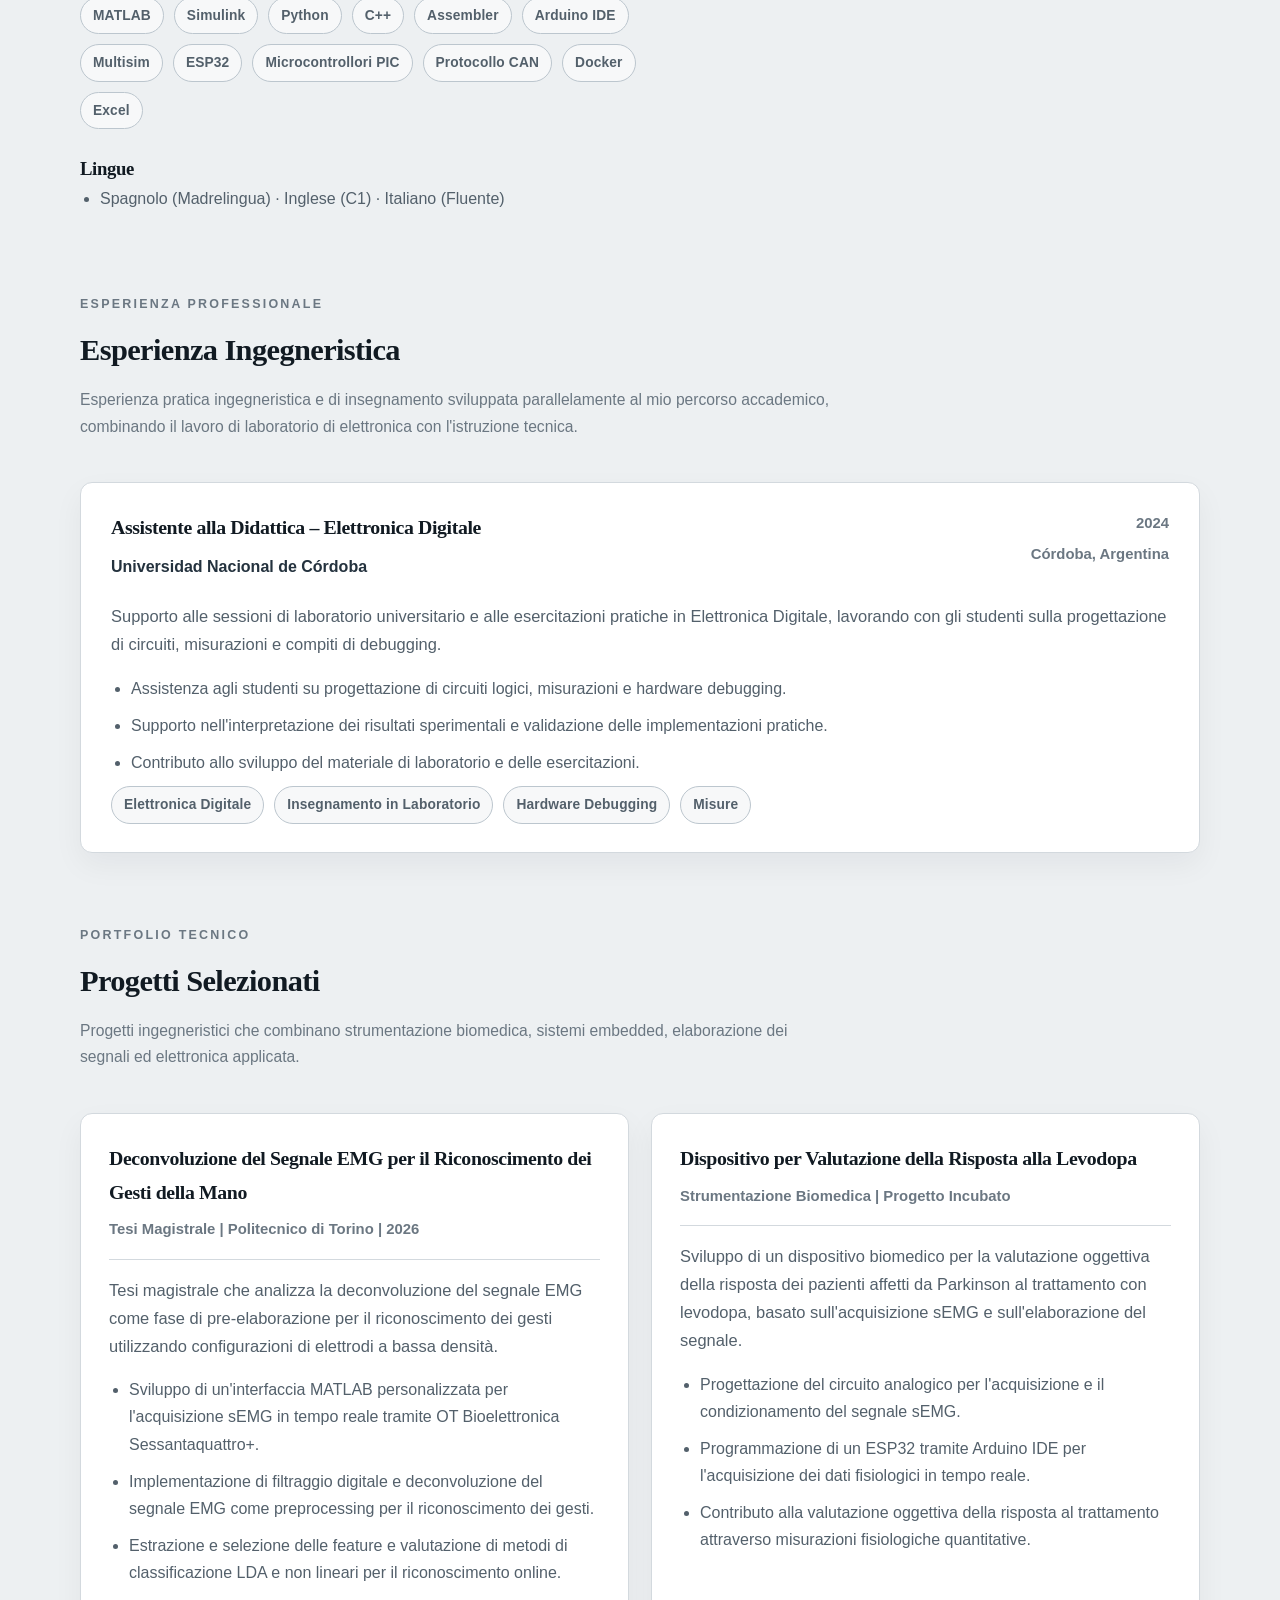
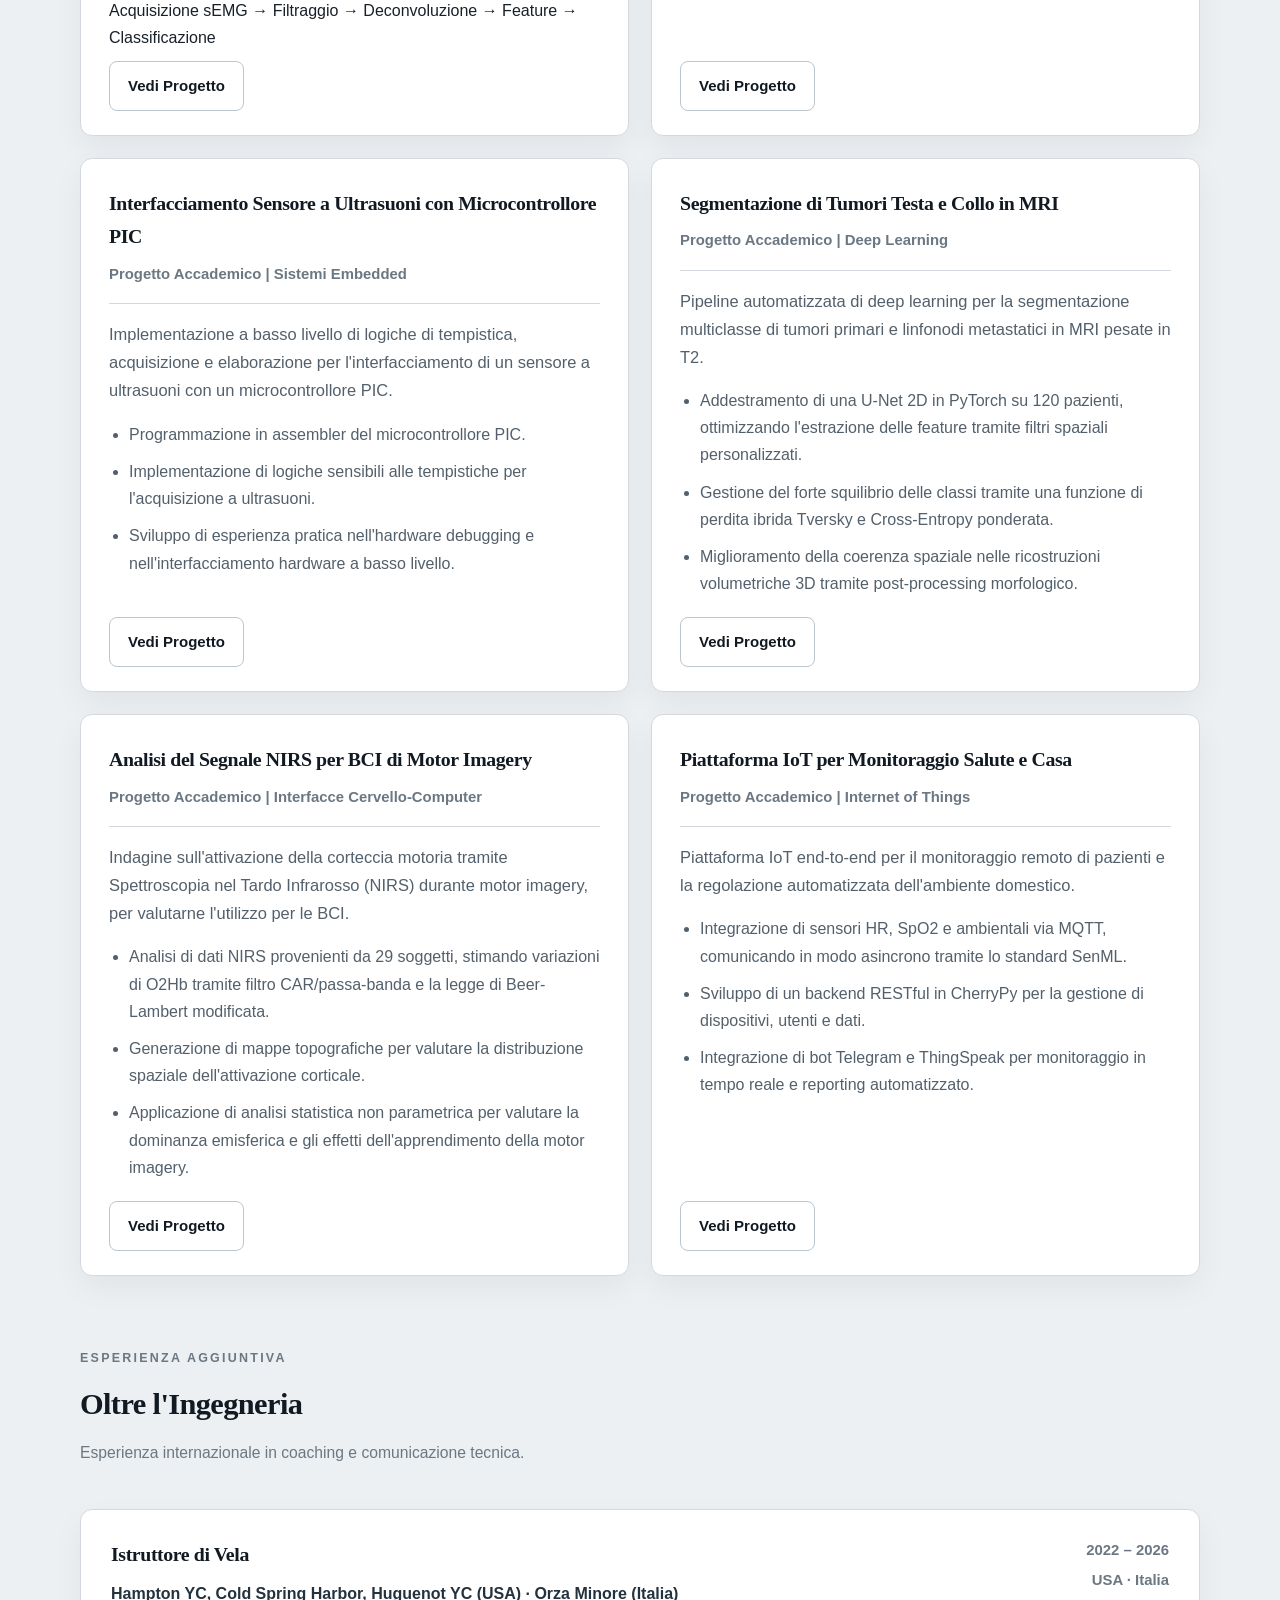
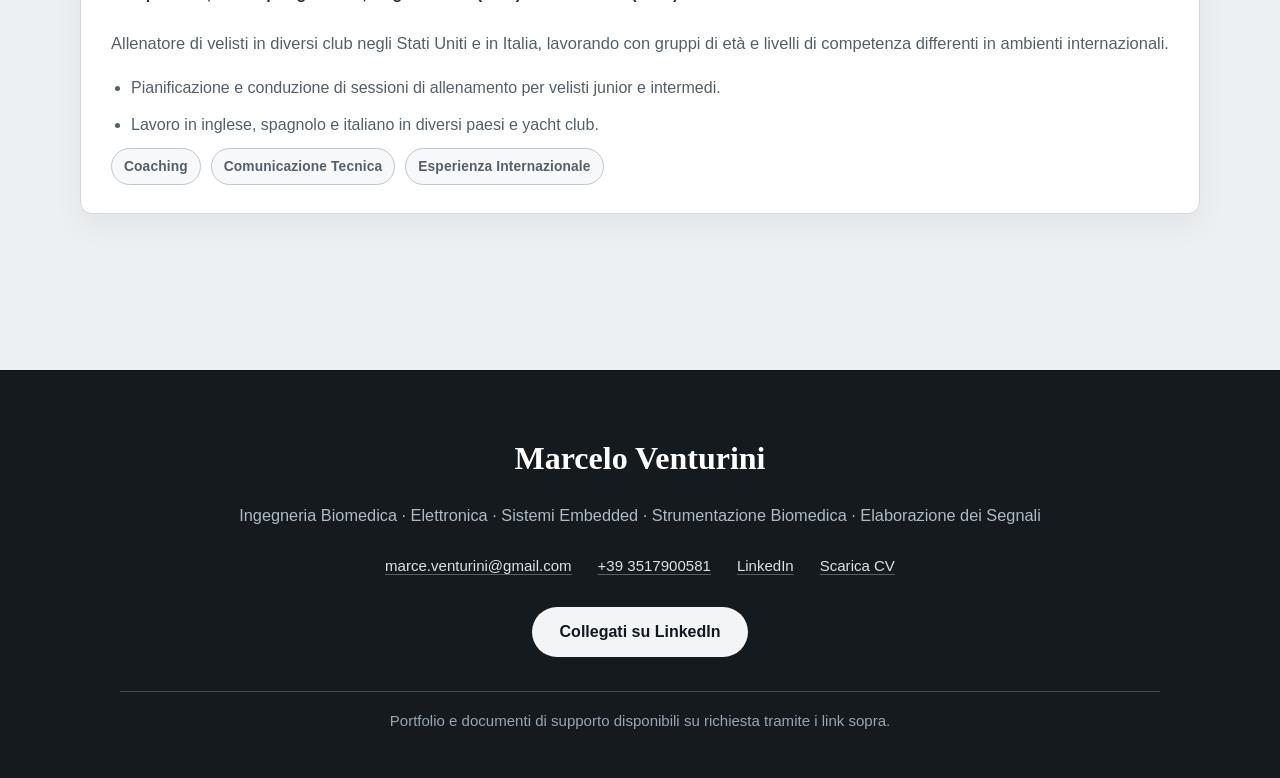
<file: it/index.html>
<!DOCTYPE html>
<html lang="it">
<head>
  <meta charset="UTF-8">
  <meta name="viewport" content="width=device-width, initial-scale=1.0">
  <title>Marcelo Venturini | Portfolio</title>
  <link rel="icon" type="image/svg+xml" href="../favicon.svg">
  <link rel="stylesheet" href="../style.css">
  <link rel="stylesheet" href="https://cdnjs.cloudflare.com/ajax/libs/font-awesome/6.4.0/css/all.min.css">
</head>

<body class="home-page">
  <div class="site-shell">

    <!-- ============================ TOP NAV ============================ -->
    <nav class="top-nav" aria-label="Primary">
      <a class="nav-brand" href="#home">Marcelo Venturini</a>

      <div class="nav-links">
        <a href="#about">Profilo</a>
        <a href="#education">Istruzione</a>
        <a href="#skills">Competenze</a>
        <a href="#experience">Esperienza</a>
        <a href="#projects">Progetti</a>
      </div>

      <div class="nav-lang" aria-label="Language">
        <a href="../index.html">EN</a>
        <span>·</span>
        <a href="index.html" class="active-lang">IT</a>
        <span>·</span>
        <a href="../es/index.html">ES</a>
      </div>
    </nav>


    <!-- ============================ HERO ============================ -->
    <header id="home" class="hero">

      <div class="hero-photo">
        <img src="../profile.jpg" alt="Ritratto di Marcelo Venturini">
      </div>

      <div class="hero-main">
        <p class="hero-label">Ingegnere Biomedico</p>

        <h1>Marcelo Venturini</h1>

        <p class="hero-role">
          Elettronica · Sistemi Embedded · Strumentazione Biomedica · Elaborazione dei Segnali
        </p>

        <div class="home-intro">
          <p>
            Ingegnere Biomedico con un solido background in elettronica ed esperienza pratica
            in strumentazione biomedica, sistemi embedded, acquisizione di segnali fisiologici
            ed elaborazione dei segnali. Interessato a ruoli ingegneristici e di R&amp;D
            in dispositivi medici, elettronica applicata, sistemi embedded e tecnologie per la salute.
          </p>
        </div>

        <div class="hero-actions">
          <a class="button-primary"
             href="../docs/CV_Marcelo_Venturini_IT.pdf"
             target="_blank">
            Scarica CV
          </a>

          <a href="#projects">Vedi Progetti</a>

          <a href="mailto:marce.venturini@gmail.com">Contattami</a>
        </div>
      </div>

      <aside class="hero-side">
        <div class="contact-block">
          <h2>Contatti</h2>

          <dl class="contact-list">

            <div class="is-graduated">
              <dt>Stato</dt>
              <dd>Laurea Magistrale · 109/110</dd>
            </div>

            <div>
              <dt>Email</dt>
              <dd>
                <a href="mailto:marce.venturini@gmail.com">
                  marce.venturini@gmail.com
                </a>
              </dd>
            </div>

            <div>
              <dt>LinkedIn</dt>
              <dd>
                <a href="https://www.linkedin.com/in/marcelo-venturini-04aa05134/"
                   target="_blank">
                  Marcelo-Venturini
                </a>
              </dd>
            </div>

            <div>
              <dt>Telefono</dt>
              <dd>
                <i class="fas fa-phone"></i> <a href="tel:+393517900581">+39 3517900581</a><br>
                <i class="fab fa-whatsapp" style="color: #25D366;"></i> <a href="https://wa.me/5493516373603">+54 9 3516373603</a>
              </dd>
            </div>

            <div>
              <dt>Posizione</dt>
              <dd>Torino, Italia</dd>
            </div>

            <div>
              <dt>CV</dt>
              <dd>
                <a href="../docs/CV_Marcelo_Venturini_IT.pdf"
                   target="_blank">
                  Scarica CV
                </a>
              </dd>
            </div>

          </dl>
        </div>
      </aside>

    </header>


    <!-- ============================ MAIN ============================ -->
    <main class="home-content">


      <!-- ============================ INTRO & SKILLS ============================ -->
      <section class="intro-layout">

        <div class="intro-column intro-column-main">

          <!-- ABOUT -->
          <section id="about" class="content-block about-block">

            <div class="section-heading">
              <p class="section-label">Profilo</p>
              <h2>Su di Me</h2>
            </div>

            <p>
              Sono un Ingegnere Biomedico con un solido background in elettronica,
              che unisce l'esperienza pratica di laboratorio a quella sui sistemi embedded
              e sull'elaborazione dei segnali fisiologici. Il mio lavoro ha riguardato la strumentazione
              biomedica, le misure elettroniche, l'interfacciamento dei sensori, la programmazione
              di microcontrollori e le pipeline di elaborazione dei segnali in tempo reale.
            </p>

            <p>
              Sono particolarmente interessato a progetti ingegneristici in cui l'elettronica,
              i sistemi embedded e i segnali fisiologici convergono per sviluppare tecnologie biomediche pratiche.
            </p>

          </section>

          <!-- SKILLS & LANGUAGES -->
          <section id="skills" class="sidebar-block">
            
            <div class="section-heading">
              <p class="section-label">Capacità</p>
              <h2>Competenze Tecniche</h2>
            </div>

            <h3>Biomedica ed Elettronica</h3>
            <div class="tags" style="margin-bottom: 1.5rem;">
              <span class="tag">Strumentazione Biomedica</span>
              <span class="tag">Misure Elettroniche</span>
              <span class="tag">Circuiti Analogici</span>
              <span class="tag">Elaborazione dei Segnali</span>
              <span class="tag">Estrazione di Feature</span>
              <span class="tag">EMG</span>
              <span class="tag">Sistemi Embedded</span>
              <!--<span class="tag">Sistemi Real-Time</span>
              <span class="tag">Interfacciamento Sensori</span>-->
              <span class="tag">Hardware Debugging</span>
              <span class="tag">Verificazione e Validazione</span>
              <span class="tag">Saldatura</span>
            </div>

            <h3>Programmazione e Strumenti</h3>
            <div class="tags" style="margin-bottom: 1.5rem;">
              <span class="tag">MATLAB</span>
              <span class="tag">Simulink</span>
              <span class="tag">Python</span>
              <span class="tag">C++</span>
              <span class="tag">Assembler</span>
              <span class="tag">Arduino IDE</span>
              <span class="tag">Multisim</span>
              <span class="tag">ESP32</span>
              <span class="tag">Microcontrollori PIC</span>
              <span class="tag">Protocollo CAN</span>
              <span class="tag">Docker</span>
              <span class="tag">Excel</span>
            </div>

            <h3>Lingue</h3>
            <ul class="compact-list">
              <li>Spagnolo (Madrelingua) · Inglese (C1) · Italiano (Fluente)</li>
            </ul>

          </section>

        </div>


        <!-- ============================ EDUCATION ============================ -->
        <div class="intro-column intro-column-secondary">

          <section id="education" class="sidebar-block">

            <div class="section-heading">
              <p class="section-label">Percorso Accademico</p>
              <h2>Istruzione</h2>
            </div>


            <article class="credential-item">

              <h3>Laurea Magistrale in Ingegneria Biomedica</h3>

              <p class="credential-institution">
                Politecnico di Torino
              </p>

              <p class="credential-meta">
                2024 – 2026 | Torino, Italia
              </p>

              <ul class="compact-list">
                <li>
                  Voto finale:
                  <a href="../Certificates/PoliTo_Degree.pdf" target="_blank">
                    109/110
                  </a>.
                </li>

                <li>
                  Tesi:
                  <em>
                    Deconvoluzione del Segnale EMG come Preprocessing per il Riconoscimento dei Gesti della Mano
                  </em>.
                </li>

                <li>
                  Focus su strumentazione biomedica, elettronica digitale,
                  elaborazione dei segnali e sistemi embedded.
                </li>
              </ul>

            </article>


            <article class="credential-item">

              <h3>Laurea Triennale in Ingegneria Biomedica</h3>

              <p class="credential-institution">
                Universidad Nacional de Córdoba
              </p>

              <p class="credential-meta">
                2020 – 2024 | Córdoba, Argentina
              </p>

              <ul class="compact-list">
                <li>
                  Voto finale:
                  <a href="../Certificates/Academic_Transcript_UNC.pdf" target="_blank">
                    8.54/10
                  </a>.
                </li>

                <li>
                  Vincitore di una borsa di studio competitiva per studio internazionale
                  al Politecnico di Torino.
                </li>

                <li>
                  Corsi principali in Elettronica Digitale, Strumentazione Biomedica,
                  Elaborazione dei Segnali e Sistemi Embedded.
                </li>
              </ul>

            </article>

          </section>

        </div>

      </section>


      <!-- ============================ ENGINEERING EXPERIENCE ============================ -->
      <section id="experience" class="content-section">

        <div class="section-heading">
          <p class="section-label">Esperienza Professionale</p>

          <h2>Esperienza Ingegneristica</h2>

          <p class="section-subtitle">
            Esperienza pratica ingegneristica e di insegnamento sviluppata parallelamente
            al mio percorso accademico, combinando il lavoro di laboratorio di elettronica con l'istruzione tecnica.
          </p>
        </div>


        <div class="experience-list">

          <article class="experience-card">

            <div class="experience-header">

              <div>
                <h3>Assistente alla Didattica – Elettronica Digitale</h3>
                <p class="experience-company">
                  Universidad Nacional de Córdoba
                </p>
              </div>

              <div class="experience-meta">
                <span>2024</span>
                <span>Córdoba, Argentina</span>
              </div>

            </div>


            <p class="experience-summary">
              Supporto alle sessioni di laboratorio universitario e alle esercitazioni pratiche
              in Elettronica Digitale, lavorando con gli studenti sulla progettazione di circuiti,
              misurazioni e compiti di debugging.
            </p>


            <ul class="experience-highlights">
              <li>
                Assistenza agli studenti su progettazione di circuiti logici, misurazioni
                e hardware debugging.
              </li>

              <li>
                Supporto nell'interpretazione dei risultati sperimentali e validazione
                delle implementazioni pratiche.
              </li>

              <li>
                Contributo allo sviluppo del materiale di laboratorio e delle esercitazioni.
              </li>
            </ul>


            <div class="experience-tags">
              <span class="tag">Elettronica Digitale</span>
              <span class="tag">Insegnamento in Laboratorio</span>
              <span class="tag">Hardware Debugging</span>
              <span class="tag">Misure</span>
            </div>

          </article>

        </div>

      </section>


      <!-- ============================ PROJECTS ============================ -->
      <section id="projects" class="content-section">

        <div class="section-heading">

          <p class="section-label">Portfolio Tecnico</p>

          <h2>Progetti Selezionati</h2>

          <p class="section-subtitle">
            Progetti ingegneristici che combinano strumentazione biomedica,
            sistemi embedded, elaborazione dei segnali ed elettronica applicata.
          </p>

        </div>


        <div class="projects-grid">


          <!-- ==================== PROJECT 1 — THESIS ==================== -->
          <article class="project-card">

            <div class="project-top">

              <h3>
                Deconvoluzione del Segnale EMG per il Riconoscimento dei Gesti della Mano
              </h3>

              <p class="project-context">
                Tesi Magistrale | Politecnico di Torino | 2026
              </p>

            </div>


            <p class="project-summary">
              Tesi magistrale che analizza la deconvoluzione del segnale EMG come fase
              di pre-elaborazione per il riconoscimento dei gesti utilizzando
              configurazioni di elettrodi a bassa densità.
            </p>


            <ul class="project-highlights">

              <li>
                Sviluppo di un'interfaccia MATLAB personalizzata per l'acquisizione
                sEMG in tempo reale tramite OT Bioelettronica Sessantaquattro+.
              </li>

              <li>
                Implementazione di filtraggio digitale e deconvoluzione del segnale EMG
                come preprocessing per il riconoscimento dei gesti.
              </li>

              <li>
                Estrazione e selezione delle feature e valutazione di metodi di
                classificazione LDA e non lineari per il riconoscimento online.
              </li>

            </ul>


            <!-- Compact system architecture -->
            <div class="project-pipeline">

              <span>Acquisizione sEMG</span>
              <span>→</span>
              <span>Filtraggio</span>
              <span>→</span>
              <span>Deconvoluzione</span>
              <span>→</span>
              <span>Feature</span>
              <span>→</span>
              <span>Classificazione</span>

            </div>


            <div class="project-links">
              <a href="../Projects/emg-thesis.pdf" target="_blank">
                Vedi Progetto
              </a>
            </div>

          </article>


          <!-- ==================== PROJECT 2 — LEVODOPA ==================== -->
          <article class="project-card">

            <div class="project-top">

              <h3>
                Dispositivo per Valutazione della Risposta alla Levodopa
              </h3>

              <p class="project-context">
                Strumentazione Biomedica | Progetto Incubato
              </p>

            </div>


            <p class="project-summary">
              Sviluppo di un dispositivo biomedico per la valutazione oggettiva della risposta
              dei pazienti affetti da Parkinson al trattamento con levodopa,
              basato sull'acquisizione sEMG e sull'elaborazione del segnale.
            </p>


            <ul class="project-highlights">

              <li>
                Progettazione del circuito analogico per l'acquisizione
                e il condizionamento del segnale sEMG.
              </li>

              <li>
                Programmazione di un ESP32 tramite Arduino IDE per l'acquisizione
                dei dati fisiologici in tempo reale.
              </li>

              <li>
                Contributo alla valutazione oggettiva della risposta al trattamento
                attraverso misurazioni fisiologiche quantitative.
              </li>

            </ul>


            <div class="project-links">
              <a href="../Projects/levodopa-device.pdf" target="_blank">
                Vedi Progetto
              </a>
            </div>

          </article>


          <!-- ==================== PROJECT 3 — PIC ==================== -->
          <article class="project-card">

            <div class="project-top">

              <h3>
                Interfacciamento Sensore a Ultrasuoni con Microcontrollore PIC
              </h3>

              <p class="project-context">
                Progetto Accademico | Sistemi Embedded
              </p>

            </div>


            <p class="project-summary">
              Implementazione a basso livello di logiche di tempistica, acquisizione e
              elaborazione per l'interfacciamento di un sensore a ultrasuoni con un microcontrollore PIC.
            </p>


            <ul class="project-highlights">

              <li>
                Programmazione in assembler del microcontrollore PIC.
              </li>

              <li>
                Implementazione di logiche sensibili alle tempistiche per l'acquisizione a ultrasuoni.
              </li>

              <li>
                Sviluppo di esperienza pratica nell'hardware debugging
                e nell'interfacciamento hardware a basso livello.
              </li>

            </ul>


            <div class="project-links">
              <a href="../Projects/ultrasonic-pic.pdf" target="_blank">
                Vedi Progetto
              </a>
            </div>

          </article>


          <!-- ==================== PROJECT 4 — MRI ==================== -->
          <article class="project-card">

            <div class="project-top">

              <h3>
                Segmentazione di Tumori Testa e Collo in MRI
              </h3>

              <p class="project-context">
                Progetto Accademico | Deep Learning
              </p>

            </div>


            <p class="project-summary">
              Pipeline automatizzata di deep learning per la segmentazione multiclasse
              di tumori primari e linfonodi metastatici in MRI pesate in T2.
            </p>


            <ul class="project-highlights">

              <li>
                Addestramento di una U-Net 2D in PyTorch su 120 pazienti, ottimizzando
                l'estrazione delle feature tramite filtri spaziali personalizzati.
              </li>

              <li>
                Gestione del forte squilibrio delle classi tramite una funzione di perdita ibrida
                Tversky e Cross-Entropy ponderata.
              </li>

              <li>
                Miglioramento della coerenza spaziale nelle ricostruzioni volumetriche 3D
                tramite post-processing morfologico.
              </li>

            </ul>


            <div class="project-links">
              <a href="../Projects/eim.pdf" target="_blank">
                Vedi Progetto
              </a>
            </div>

          </article>


          <!-- ==================== PROJECT 5 — NIRS ==================== -->
          <article class="project-card">

            <div class="project-top">

              <h3>
                Analisi del Segnale NIRS per BCI di Motor Imagery
              </h3>

              <p class="project-context">
                Progetto Accademico | Interfacce Cervello-Computer
              </p>

            </div>


            <p class="project-summary">
              Indagine sull'attivazione della corteccia motoria tramite Spettroscopia nel
              Tardo Infrarosso (NIRS) durante motor imagery, per valutarne l'utilizzo per le BCI.
            </p>


            <ul class="project-highlights">

              <li>
                Analisi di dati NIRS provenienti da 29 soggetti, stimando variazioni di O2Hb
                tramite filtro CAR/passa-banda e la legge di Beer-Lambert modificata.
              </li>

              <li>
                Generazione di mappe topografiche per valutare la distribuzione spaziale
                dell'attivazione corticale.
              </li>

              <li>
                Applicazione di analisi statistica non parametrica per valutare la dominanza
                emisferica e gli effetti dell'apprendimento della motor imagery.
              </li>

            </ul>


            <div class="project-links">
              <a href="../Projects/neuro.pdf" target="_blank">
                Vedi Progetto
              </a>
            </div>

          </article>


          <!-- ==================== PROJECT 6 — IOT ==================== -->
          <article class="project-card">

            <div class="project-top">

              <h3>
                Piattaforma IoT per Monitoraggio Salute e Casa
              </h3>

              <p class="project-context">
                Progetto Accademico | Internet of Things
              </p>

            </div>


            <p class="project-summary">
              Piattaforma IoT end-to-end per il monitoraggio remoto di pazienti e
              la regolazione automatizzata dell'ambiente domestico.
            </p>


            <ul class="project-highlights">

              <li>
                Integrazione di sensori HR, SpO2 e ambientali via MQTT,
                comunicando in modo asincrono tramite lo standard SenML.
              </li>

              <li>
                Sviluppo di un backend RESTful in CherryPy per la gestione di
                dispositivi, utenti e dati.
              </li>

              <li>
                Integrazione di bot Telegram e ThingSpeak per monitoraggio in tempo reale
                e reporting automatizzato.
              </li>

            </ul>


            <div class="project-links">
              <a href="../Projects/iot.pdf" target="_blank">
                Vedi Progetto
              </a>
            </div>

          </article>


        </div>

      </section>

      <!-- ============================ ADDITIONAL EXPERIENCE ============================ -->
      <section id="other-experience" class="content-section">

        <div class="section-heading">
          <p class="section-label">Esperienza Aggiuntiva</p>

          <h2>Oltre l'Ingegneria</h2>

          <p class="section-subtitle">
            Esperienza internazionale in coaching e comunicazione tecnica.
          </p>
        </div>


        <div class="experience-list">

          <article class="experience-card">

            <div class="experience-header">

              <div>
                <h3>Istruttore di Vela</h3>

                <p class="experience-company">
                  Hampton YC, Cold Spring Harbor, Huguenot YC (USA)
                  · Orza Minore (Italia)
                </p>
              </div>

              <div class="experience-meta">
                <span>2022 – 2026</span>
                <span>USA · Italia</span>
              </div>

            </div>


            <p class="experience-summary">
              Allenatore di velisti in diversi club negli Stati Uniti e in Italia,
              lavorando con gruppi di età e livelli di competenza differenti
              in ambienti internazionali.
            </p>


            <ul class="experience-highlights">
              <li>
                Pianificazione e conduzione di sessioni di allenamento per velisti
                junior e intermedi.
              </li>

              <li>
                Lavoro in inglese, spagnolo e italiano in diversi paesi e yacht club.
              </li>
            </ul>


            <div class="experience-tags">
              <span class="tag">Coaching</span>
              <span class="tag">Comunicazione Tecnica</span>
              <span class="tag">Esperienza Internazionale</span>
            </div>

          </article>

        </div>

      </section>


    </main>
  </div>


  <!-- ============================ FOOTER ============================ -->
  <footer class="site-footer">

    <div class="footer-inner">

      <p class="footer-name">
        Marcelo Venturini
      </p>

      <p class="footer-role">
        Ingegneria Biomedica · Elettronica · Sistemi Embedded · Strumentazione Biomedica · Elaborazione dei Segnali
      </p>


      <div class="footer-links">

        <a href="mailto:marce.venturini@gmail.com">
          marce.venturini@gmail.com
        </a>

        <a href="tel:+393517900581">
          +39 3517900581
        </a>

        <a href="https://www.linkedin.com/in/marcelo-venturini-04aa05134/"
           target="_blank">
          LinkedIn
        </a>

        <a href="../docs/CV_Marcelo_Venturini_IT.pdf"
           target="_blank">
          Scarica CV
        </a>

      </div>


      <div class="footer-cta">
        <a href="https://www.linkedin.com/in/marcelo-venturini-04aa05134/"
           target="_blank">
          Collegati su LinkedIn
        </a>
      </div>


      <div class="footer-divider"></div>

      <p class="footer-note">
        Portfolio e documenti di supporto disponibili su richiesta tramite i link sopra.
      </p>

    </div>

  </footer>

</body>
</html>
</file>
<file: style.css>
/* =========================================================
   COLOR & TYPOGRAPHY TOKENS
   Tweak these to retint the site without touching anything else.
========================================================= */
:root {
  --page-bg:        #edf0f2;
  --surface:        #ffffff;
  --surface-muted:  #f7f8f9;
  --border:         #d3d9de;
  --border-strong:  #bcc6ce;

  --text:           #18212a;
  --text-muted:     #53606b;
  --text-soft:      #6b7782;

  --accent:         #1f3753;   /* navy-leaning slate */
  --accent-hover:   #182b41;
  --accent-soft:    #e6ebef;

  --footer-bg:      #151a1f;
  --footer-border:  #0f1317;
  --footer-text:    #d8e0e6;

  --shadow-soft:    0 12px 30px rgba(16, 24, 32, 0.05);

  --serif: "Palatino Linotype", "Book Antiqua", Georgia, serif;
  --sans:  "Aptos", "Segoe UI", "Helvetica Neue", Arial, sans-serif;
}

/* =========================================================
   BASE
========================================================= */
*, *::before, *::after { box-sizing: border-box; }

html { scroll-behavior: smooth; }

body {
  margin: 0;
  background: var(--page-bg);
  color: var(--text);
  font-family: var(--sans);
  line-height: 1.7;
}

img { max-width: 100%; }

a {
  color: inherit;
  font: inherit;
  text-decoration-line: underline;
  text-decoration-thickness: 1px;
  text-underline-offset: 0.18em;
  text-decoration-color: rgba(24, 33, 42, 0.34);
}
a:hover { text-decoration-color: currentColor; }

h1, h2, h3 {
  margin-top: 0;
  margin-bottom: 0;
  color: #111a22;
  font-family: var(--serif);
  font-weight: 600;
  letter-spacing: -0.02em;
}

p, ul, dl { margin-top: 0; }

/* =========================================================
   PAGE SHELL
========================================================= */
.home-page .site-shell {
  width: min(1120px, calc(100% - 48px));
  margin: 0 auto;
  padding: 28px 0 72px;
}

/* =========================================================
   TOP NAV (Brand · Links · Language switch)
========================================================= */
.home-page .top-nav {
  display: flex;
  flex-wrap: wrap;
  justify-content: space-between;
  align-items: center;
  gap: 12px 24px;
  padding: 8px 0 22px;
  margin-bottom: 18px;
  border-bottom: 1px solid var(--border);
}

.home-page .nav-brand {
  color: #111a22;
  font-size: 0.98rem;
  font-weight: 700;
  letter-spacing: 0.12em;
  text-transform: uppercase;
  text-decoration: none;
}

.home-page .nav-links {
  display: flex;
  flex-wrap: wrap;
  gap: 14px 22px;
}

.home-page .nav-links a {
  color: var(--text-muted);
  font-size: 0.94rem;
  font-weight: 600;
  text-decoration: none;
}

.home-page .nav-links a:hover { text-decoration: underline; }

/* LANGUAGE SWITCH */
.home-page .nav-lang {
  display: flex;
  align-items: center;
  gap: 10px;
  font-size: 0.86rem;
  letter-spacing: 0.1em;
  text-transform: uppercase;
}

.home-page .nav-lang a {
  color: var(--text-muted);
  font-weight: 700;
  text-decoration: none;
}

.home-page .nav-lang a:hover { color: var(--accent); }

.home-page .nav-lang a.active-lang {
  color: var(--accent);
  text-decoration: underline;
  text-decoration-thickness: 1px;
  text-underline-offset: 0.28em;
}

.home-page .nav-lang span {
  color: var(--border-strong);
  font-weight: 400;
}

/* =========================================================
   HERO
========================================================= */
.home-page .hero {
  display: grid;
  grid-template-columns: 170px minmax(0, 1.5fr) minmax(260px, 0.8fr);
  gap: 40px;
  padding: 38px 0 54px;
  border-bottom: 1px solid var(--border);
}

.home-page .hero-photo { align-self: start; }

.home-page .hero-photo img {
  display: block;
  width: 170px;
  aspect-ratio: 4 / 5;
  object-fit: cover;
  border-radius: 20px;
  border: 1px solid #cfd6dc;
  box-shadow: 0 16px 30px rgba(16, 24, 32, 0.08);
  background: var(--surface);
}

.home-page .hero-label,
.home-page .section-label {
  margin-bottom: 10px;
  color: var(--text-soft);
  font-size: 0.78rem;
  font-weight: 700;
  letter-spacing: 0.18em;
  text-transform: uppercase;
}

/* "Recent Graduate" label gets a touch of accent so it carries weight */
.home-page .hero-label--graduated {
  color: var(--accent);
}

.home-page h1 {
  font-size: clamp(3rem, 5.8vw, 4.9rem);
  line-height: 0.98;
}

.home-page .hero-role {
  max-width: 760px;
  margin-top: 16px;
  margin-bottom: 22px;
  color: var(--text-muted);
  font-size: 1rem;
  font-weight: 600;
  letter-spacing: 0.04em;
  text-transform: uppercase;
}

.home-page .home-intro { max-width: 700px; }

.home-page .home-intro p,
.home-page .content-block p,
.home-page .experience-summary,
.home-page .project-summary {
  color: var(--text-muted);
  font-size: 1.03rem;
}

/* HERO ACTIONS */
.home-page .hero-actions {
  display: flex;
  flex-wrap: wrap;
  gap: 12px;
  margin-top: 28px;
}

.home-page .hero-actions a,
.home-page .project-links a {
  display: inline-flex;
  align-items: center;
  justify-content: center;
  min-height: 46px;
  padding: 11px 18px;
  border: 1px solid var(--border-strong);
  border-radius: 8px;
  background: transparent;
  color: #111a22;
  font-size: 0.94rem;
  font-weight: 700;
  text-decoration: none;
  transition: background-color 0.2s ease, border-color 0.2s ease;
}

.home-page .hero-actions a:hover,
.home-page .project-links a:hover {
  background: var(--accent-soft);
  border-color: #98a7b3;
  text-decoration: none;
}

.home-page .hero-actions .button-primary {
  background: var(--accent);
  border-color: var(--accent);
  color: #f8fafc;
}

.home-page .hero-actions .button-primary:hover {
  background: var(--accent-hover);
}

/* HERO SIDE (contact block) */
.home-page .hero-side {
  padding-left: 28px;
  border-left: 1px solid var(--border);
}

.home-page .contact-block h2,
.home-page .section-heading h2 { font-size: 1.9rem; }

.home-page .contact-list { margin-bottom: 0; }

.home-page .contact-list div + div {
  margin-top: 18px;
  padding-top: 18px;
  border-top: 1px solid var(--border);
}

.home-page .contact-list dt {
  margin-bottom: 4px;
  color: var(--text-soft);
  font-size: 0.82rem;
  font-weight: 700;
  letter-spacing: 0.12em;
  text-transform: uppercase;
}

.home-page .contact-list dd {
  margin: 0;
  color: var(--text-muted);
}

/* The graduated row gets a small accent dot before it */
.home-page .contact-list .is-graduated dd::before {
  content: "●";
  margin-right: 8px;
  color: var(--accent);
  font-size: 0.7em;
  position: relative;
  top: -1px;
}

.home-page .contact-list .is-graduated dd {
  color: var(--text);
  font-weight: 600;
}

.home-page .contact-list a,
.home-page .compact-list a,
.home-page .reference-list a,
.home-page .experience-company a {
  color: inherit;
  font-family: inherit;
  font-size: inherit;
  font-weight: inherit;
  letter-spacing: inherit;
  text-decoration-thickness: 1px;
  text-decoration-color: rgba(24, 33, 42, 0.34);
}

/* =========================================================
   MAIN CONTENT LAYOUT
========================================================= */
.home-page .home-content {
  display: grid;
  gap: 72px;
  padding-top: 54px;
}

.home-page .intro-layout {
  display: grid;
  grid-template-columns: minmax(0, 1.2fr) minmax(320px, 0.9fr);
  gap: 52px;
  align-items: start;
}

.home-page .intro-column {
  display: grid;
  gap: 36px;
  align-content: start;
}

.home-page .content-block,
.home-page .sidebar-block {
  padding-top: 18px;
  border-top: 2px solid #aab5bf;
}

.home-page .section-heading { margin-bottom: 18px; }

.home-page .section-subtitle {
  max-width: 760px;
  margin-top: 10px;
  margin-bottom: 0;
  color: var(--text-soft);
  font-size: 0.98rem;
}

.home-page .about-block { max-width: 720px; }

/* =========================================================
   EDUCATION / CREDENTIALS
========================================================= */
.home-page .credential-item + .credential-item {
  margin-top: 28px;
  padding-top: 28px;
  border-top: 1px solid var(--border);
}

.home-page .credential-item h3,
.home-page .experience-card h3,
.home-page .project-card h3,
.home-page .skills-card h3 {
  font-size: 1.24rem;
}

.home-page .credential-institution,
.home-page .experience-company {
  margin: 8px 0 4px;
  color: #24323e;
  font-weight: 700;
}

.home-page .credential-meta,
.home-page .project-context,
.home-page .experience-meta {
  color: var(--text-soft);
  font-size: 0.93rem;
  font-weight: 600;
}

/* COMPACT LIST (used in education bullets, languages, certificates) */
.home-page .compact-list,
.home-page .experience-highlights,
.home-page .project-highlights {
  margin-bottom: 0;
  padding-left: 20px;
  color: var(--text-muted);
}

.home-page .compact-list li,
.home-page .experience-highlights li,
.home-page .project-highlights li {
  margin-bottom: 10px;
}

/* =========================================================
   FULL-WIDTH SECTIONS (Experience / Projects / Skills)
========================================================= */
.home-page .content-section {
  display: grid;
  gap: 24px;
}

.home-page .experience-list {
  display: grid;
  gap: 22px;
}

.home-page .experience-card,
.home-page .project-card,
.home-page .skills-card {
  background: var(--surface);
  border: 1px solid var(--border);
  box-shadow: var(--shadow-soft);
}

.home-page .experience-card {
  padding: 28px 30px;
  border-radius: 12px;
}

.home-page .experience-header {
  display: flex;
  justify-content: space-between;
  align-items: flex-start;
  gap: 24px;
  margin-bottom: 18px;
}

.home-page .experience-meta {
  display: grid;
  gap: 5px;
  min-width: 200px;
  text-align: right;
}

.home-page .experience-tags,
.home-page .tags {
  display: flex;
  flex-wrap: wrap;
  gap: 10px;
}

.home-page .tag {
  padding: 6px 12px;
  border: 1px solid var(--border-strong);
  border-radius: 999px;
  background: var(--surface-muted);
  color: var(--text-muted);
  font-size: 0.86rem;
  font-weight: 600;
  letter-spacing: 0.01em;
}

/* PROJECTS GRID */
.home-page .projects-grid {
  display: grid;
  grid-template-columns: repeat(2, minmax(0, 1fr));
  gap: 22px;
}

.home-page .project-card {
  display: flex;
  flex-direction: column;
  height: 100%;
  padding: 28px 28px 24px;
  border-radius: 12px;
}

.home-page .project-top {
  margin-bottom: 16px;
  padding-bottom: 16px;
  border-bottom: 1px solid var(--border);
}

.home-page .project-context {
  margin-top: 8px;
  margin-bottom: 0;
}

.home-page .project-links {
  margin-top: auto;
  padding-top: 10px;
}

/* SKILLS GRID */
.home-page .skills-grid {
  display: grid;
  grid-template-columns: repeat(3, minmax(0, 1fr));
  gap: 22px;
}

.home-page .skills-card {
  padding: 26px 26px 24px;
  border-radius: 12px;
  display: grid;
  gap: 16px;
  align-content: start;
}

/* =========================================================
   FOOTER
========================================================= */
.home-page .site-footer {
  margin-top: 84px;
  position: relative;
  left: 50%;
  width: 100vw;
  margin-left: -50vw;
  background: var(--footer-bg);
  border-top: 1px solid var(--footer-border);
  color: var(--footer-text);
}

.home-page .footer-inner {
  width: min(1040px, calc(100% - 48px));
  margin: 0 auto;
  display: grid;
  justify-items: center;
  gap: 16px;
  padding: 60px 0 44px;
  text-align: center;
}

.home-page .footer-name {
  margin-bottom: 0;
  color: #ffffff;
  font-family: var(--serif);
  font-size: 2rem;
  font-weight: 600;
}

.home-page .footer-role {
  margin-bottom: 8px;
  color: #aebbc5;
  font-size: 1.02rem;
}

.home-page .footer-links {
  display: flex;
  flex-wrap: wrap;
  justify-content: center;
  gap: 10px 26px;
}

.home-page .footer-links a {
  color: #dbe3e8;
  text-decoration-color: rgba(219, 227, 232, 0.34);
  font-size: 0.94rem;
  font-weight: 500;
}

.home-page .footer-cta { margin-top: 12px; }

.home-page .footer-cta a {
  display: inline-flex;
  align-items: center;
  justify-content: center;
  min-height: 50px;
  padding: 0 28px;
  border-radius: 999px;
  background: #f2f4f6;
  color: #11181f;
  font-size: 1rem;
  font-weight: 700;
  text-decoration: none;
}

.home-page .footer-cta a:hover { background: #ffffff; }

.home-page .footer-divider {
  width: 100%;
  height: 1px;
  margin-top: 18px;
  background: rgba(216, 224, 230, 0.24);
}

.home-page .footer-note {
  margin-bottom: 0;
  color: #98a7b3;
  font-size: 0.94rem;
}

/* =========================================================
   RESPONSIVE
========================================================= */
@media (max-width: 980px) {
  .home-page .hero,
  .home-page .intro-layout {
    grid-template-columns: 1fr;
    gap: 36px;
  }

  .home-page .hero-photo { max-width: 190px; }

  .home-page .hero-side {
    padding-left: 0;
    border-left: 0;
    border-top: 1px solid var(--border);
    padding-top: 28px;
  }

  .home-page .projects-grid,
  .home-page .skills-grid {
    grid-template-columns: 1fr;
  }

  .home-page .footer-inner {
    width: min(100% - 28px, 1040px);
  }
}

@media (max-width: 768px) {
  .home-page .site-shell {
    width: min(100% - 28px, 1120px);
    padding-top: 20px;
    padding-bottom: 56px;
  }

  .home-page .top-nav {
    flex-direction: column;
    align-items: flex-start;
    padding-bottom: 18px;
  }

  .home-page .nav-links { gap: 10px 16px; }

  .home-page .hero {
    padding-top: 22px;
    padding-bottom: 40px;
  }

  .home-page .hero-photo img { width: 150px; }

  .home-page h1 { font-size: clamp(2.4rem, 12vw, 3.6rem); }

  .home-page .hero-role {
    font-size: 0.92rem;
    letter-spacing: 0.03em;
  }

  .home-page .hero-actions {
    flex-direction: column;
    align-items: stretch;
  }

  .home-page .hero-actions a,
  .home-page .project-links a { width: 100%; }

  .home-page .home-content {
    gap: 56px;
    padding-top: 40px;
  }

  .home-page .experience-card,
  .home-page .project-card,
  .home-page .skills-card { padding: 22px; }

  .home-page .experience-header {
    flex-direction: column;
    gap: 14px;
  }

  .home-page .experience-meta {
    min-width: 0;
    text-align: left;
  }
}
</file>
